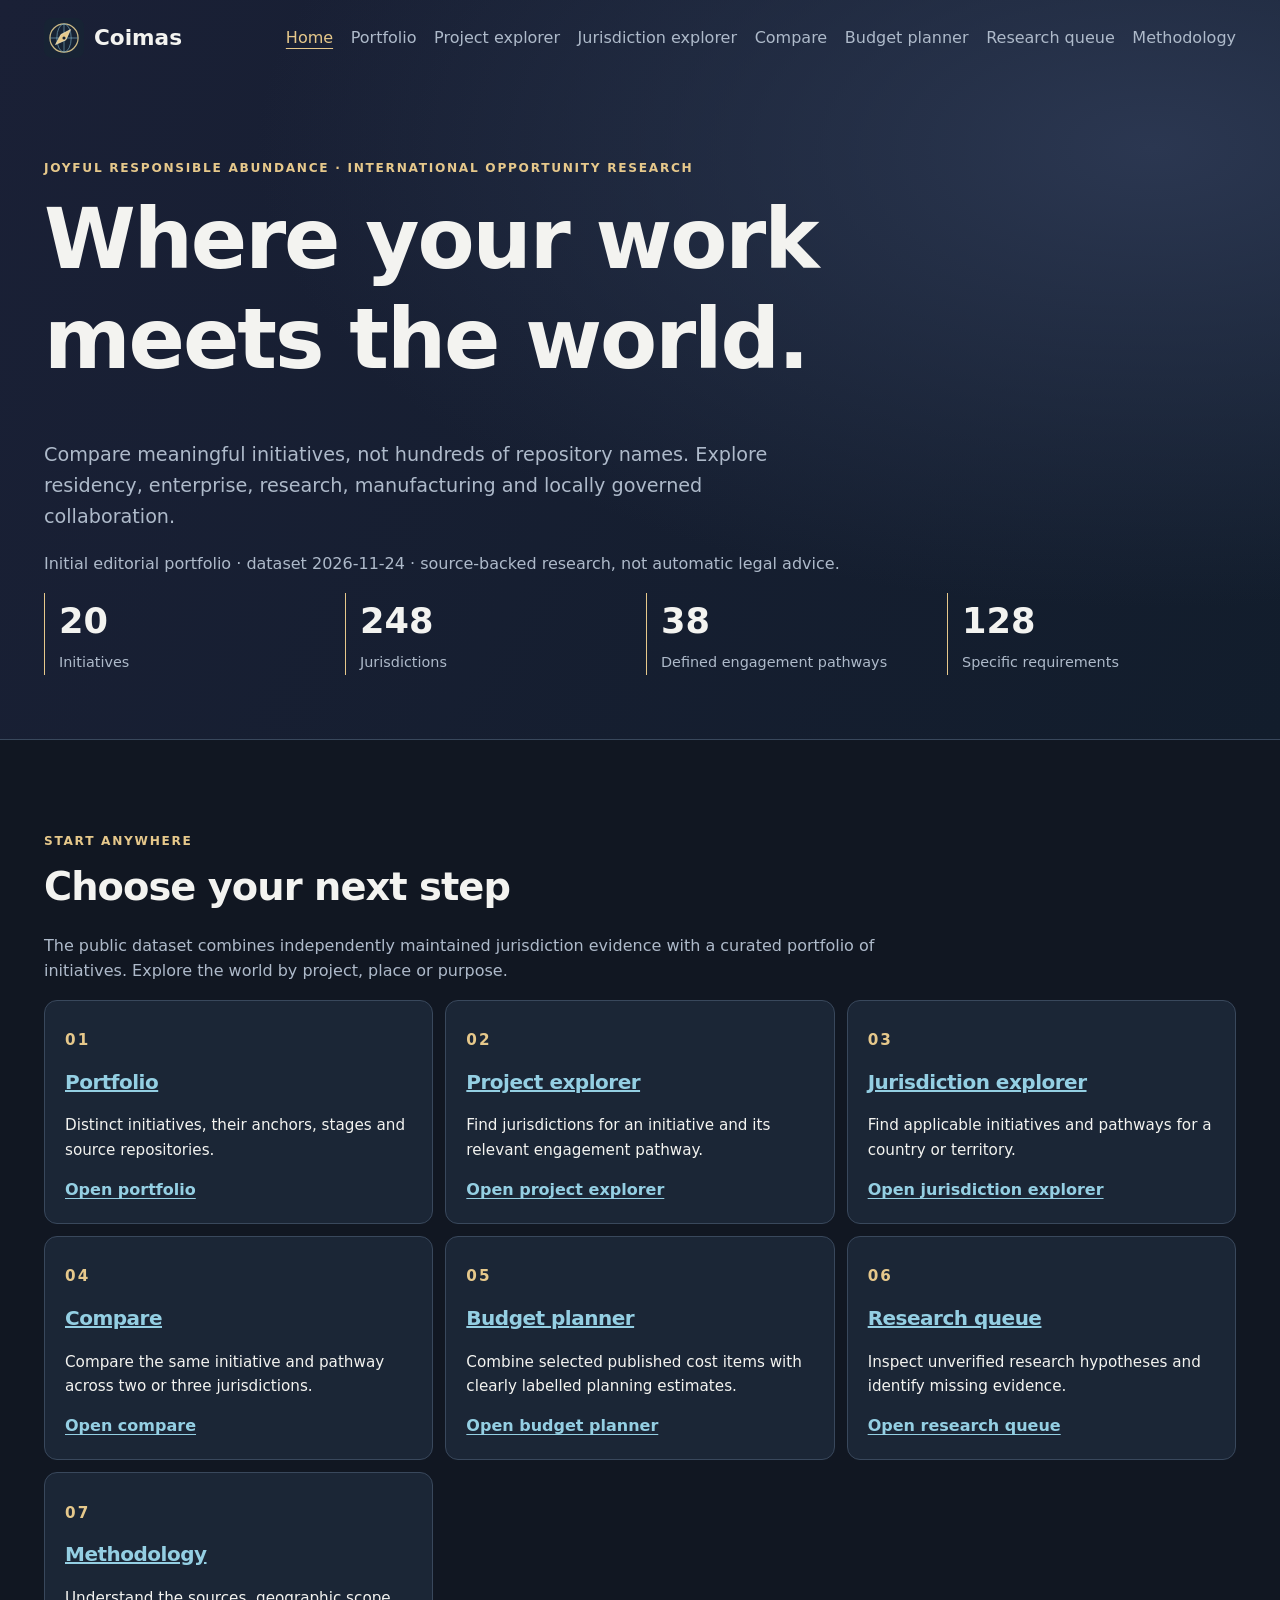
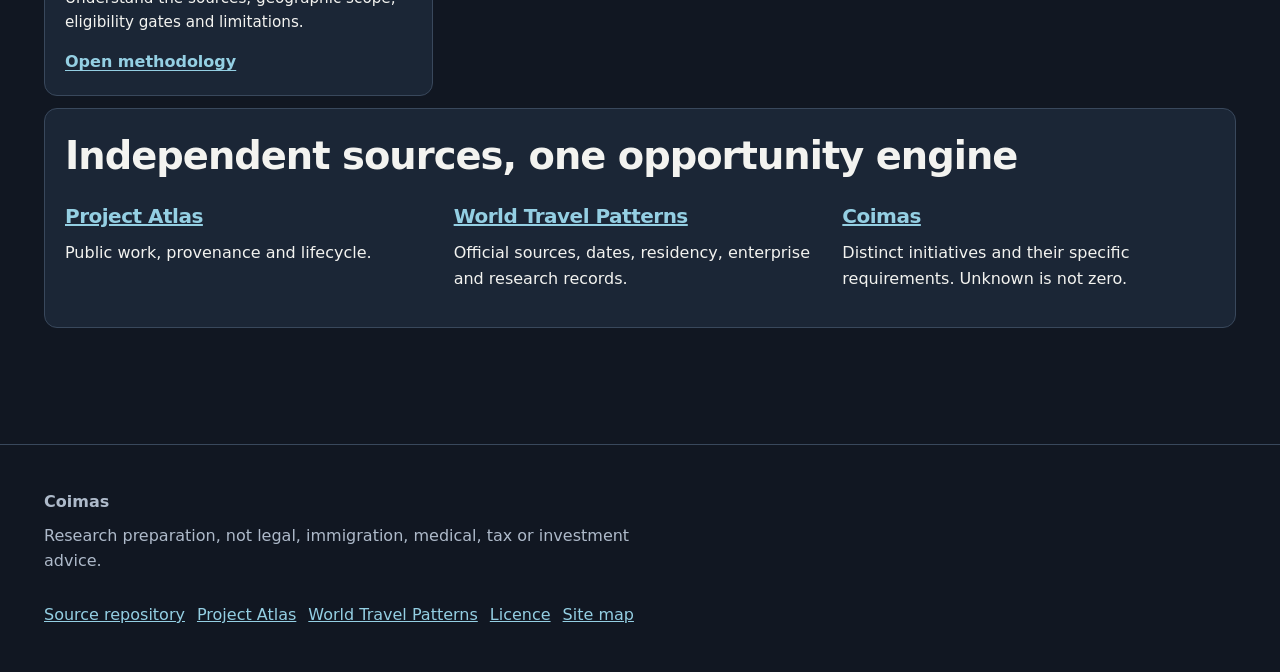
<file: index.html>
<!doctype html>
<html lang="en-AU"><head><meta charset="utf-8"><meta name="viewport" content="width=device-width,initial-scale=1"><meta name="description" content="A short introduction and the main tools."><meta name="theme-color" content="#131b28"><title>Home | Coimas Opportunity Engine</title><link rel="icon" href="favicon.svg" type="image/svg+xml"><link rel="stylesheet" href="styles.css?v=20261124-multipage"></head>
<body data-page="home"><a class="skip" href="#main">Skip to content</a><header><nav aria-label="Main navigation"><a class="brand" href="index.html"><img src="favicon.svg" alt="" width="40" height="40">Coimas</a><a href="index.html" aria-current="page">Home</a><a href="portfolio.html">Portfolio</a><a href="projects.html">Project explorer</a><a href="jurisdictions.html">Jurisdiction explorer</a><a href="compare.html">Compare</a><a href="budget.html">Budget planner</a><a href="research.html">Research queue</a><a href="methodology.html">Methodology</a></nav><div class="hero"><p class="eyebrow">Joyful Responsible Abundance · International opportunity research</p><h1>Where your work<br>meets the world.</h1><p class="intro">Compare meaningful initiatives, not hundreds of repository names. Explore residency, enterprise, research, manufacturing and locally governed collaboration.</p><p id="status" role="status">Loading the public dataset…</p><div class="stats" id="stats"></div></div></header>
<main id="main"><section id="start"><div class="section-title"><p class="eyebrow">Start anywhere</p><h2>Choose your next step</h2><p>The public dataset combines independently maintained jurisdiction evidence with a curated portfolio of initiatives. Explore the world by project, place or purpose.</p></div><div class="cards navigation-cards"><article class="card"><p class="eyebrow">01</p><h3><a href="portfolio.html">Portfolio</a></h3><p>Distinct initiatives, their anchors, stages and source repositories.</p><a class="page-link" href="portfolio.html">Open portfolio</a></article><article class="card"><p class="eyebrow">02</p><h3><a href="projects.html">Project explorer</a></h3><p>Find jurisdictions for an initiative and its relevant engagement pathway.</p><a class="page-link" href="projects.html">Open project explorer</a></article><article class="card"><p class="eyebrow">03</p><h3><a href="jurisdictions.html">Jurisdiction explorer</a></h3><p>Find applicable initiatives and pathways for a country or territory.</p><a class="page-link" href="jurisdictions.html">Open jurisdiction explorer</a></article><article class="card"><p class="eyebrow">04</p><h3><a href="compare.html">Compare</a></h3><p>Compare the same initiative and pathway across two or three jurisdictions.</p><a class="page-link" href="compare.html">Open compare</a></article><article class="card"><p class="eyebrow">05</p><h3><a href="budget.html">Budget planner</a></h3><p>Combine selected published cost items with clearly labelled planning estimates.</p><a class="page-link" href="budget.html">Open budget planner</a></article><article class="card"><p class="eyebrow">06</p><h3><a href="research.html">Research queue</a></h3><p>Inspect unverified research hypotheses and identify missing evidence.</p><a class="page-link" href="research.html">Open research queue</a></article><article class="card"><p class="eyebrow">07</p><h3><a href="methodology.html">Methodology</a></h3><p>Understand the sources, geographic scope, eligibility gates and limitations.</p><a class="page-link" href="methodology.html">Open methodology</a></article></div></section><section class="panel"><h2>Independent sources, one opportunity engine</h2><div class="source-grid"><div><h3><a href="https://auraofintelligence.github.io/project-atlas/">Project Atlas</a></h3><p>Public work, provenance and lifecycle.</p></div><div><h3><a href="https://auraofintelligence.github.io/world-travel-patterns/">World Travel Patterns</a></h3><p>Official sources, dates, residency, enterprise and research records.</p></div><div><h3><a href="methodology.html">Coimas</a></h3><p>Distinct initiatives and their specific requirements. Unknown is not zero.</p></div></div></section></main><footer><div><strong>Coimas</strong><p>Research preparation, not legal, immigration, medical, tax or investment advice.</p></div><nav aria-label="Footer navigation"><a href="https://github.com/auraofintelligence/Coimas-Opportunity-Engine">Source repository</a><a href="https://auraofintelligence.github.io/project-atlas/">Project Atlas</a><a href="https://auraofintelligence.github.io/world-travel-patterns/">World Travel Patterns</a><a href="LICENCE.md">Licence</a><a href="site-map.html">Site map</a></nav></footer><script type="module" src="app.mjs?v=20261124-multipage"></script></body></html>
</file>
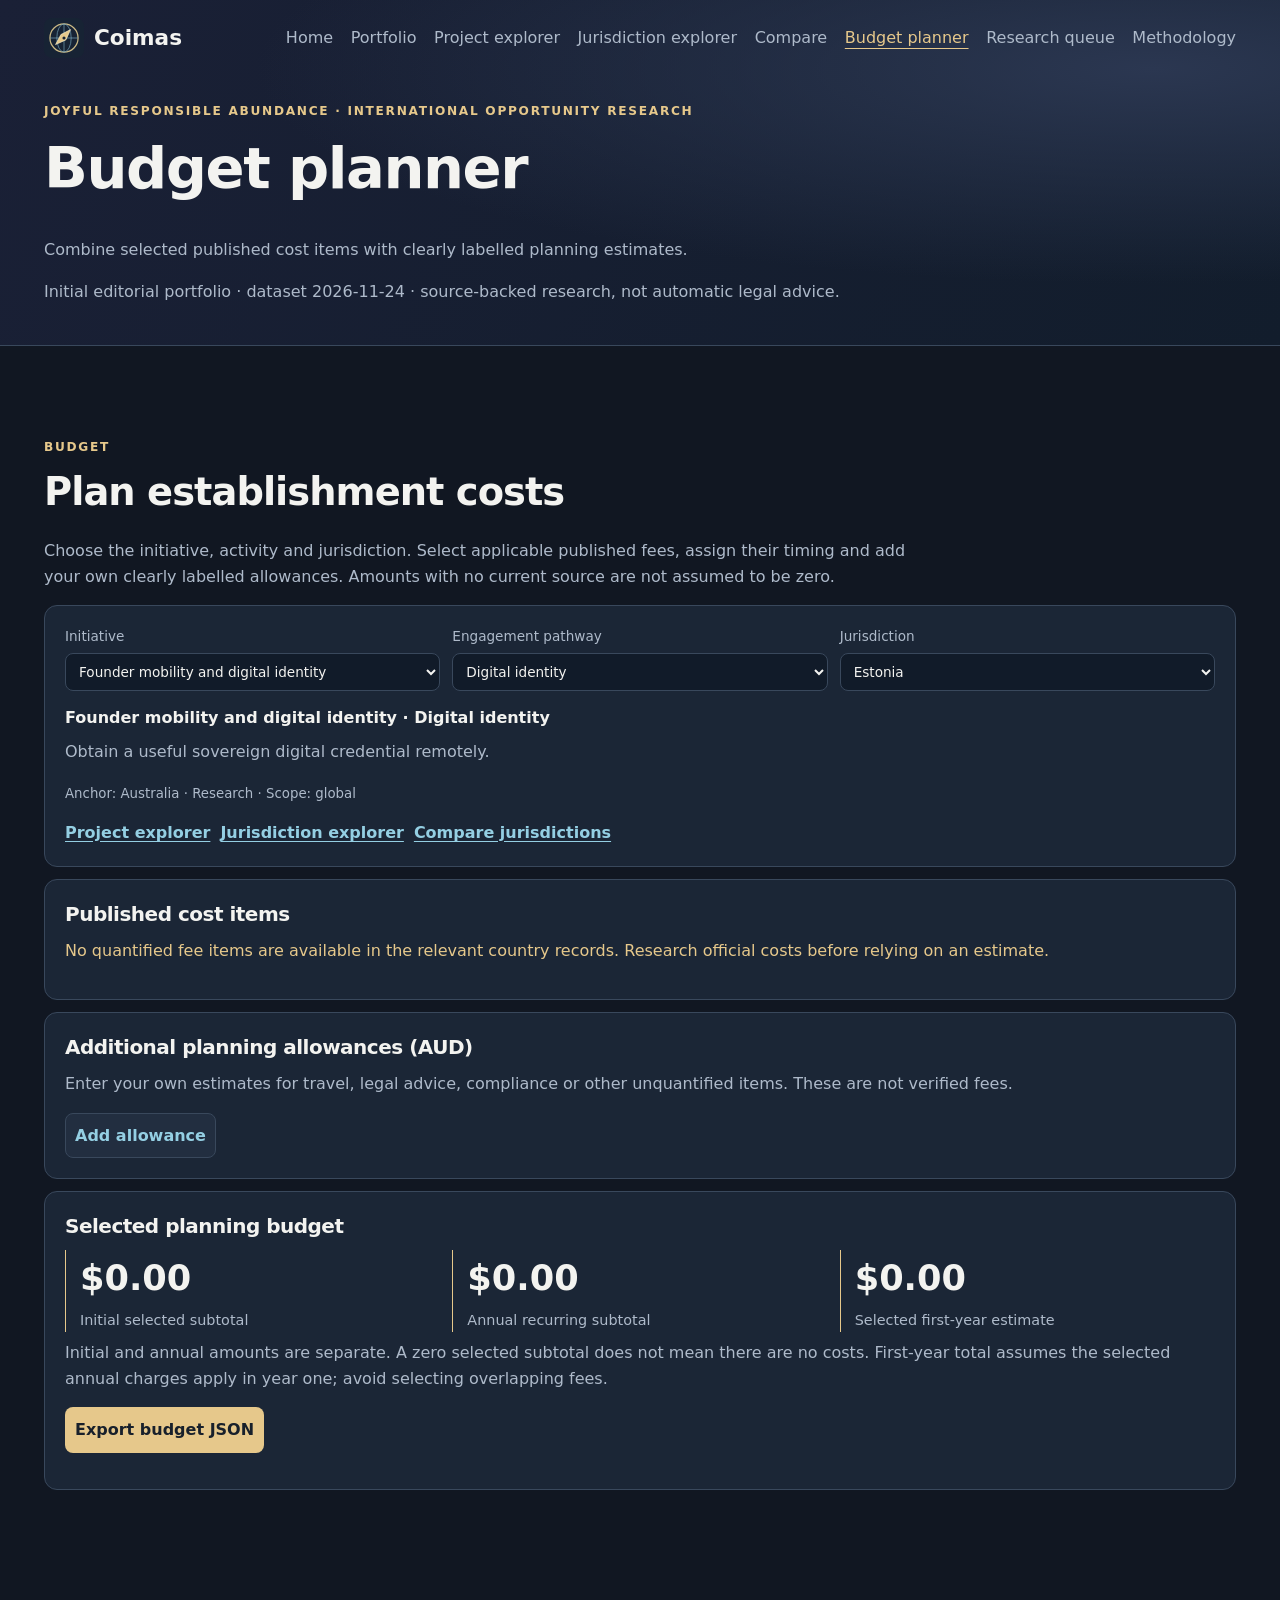
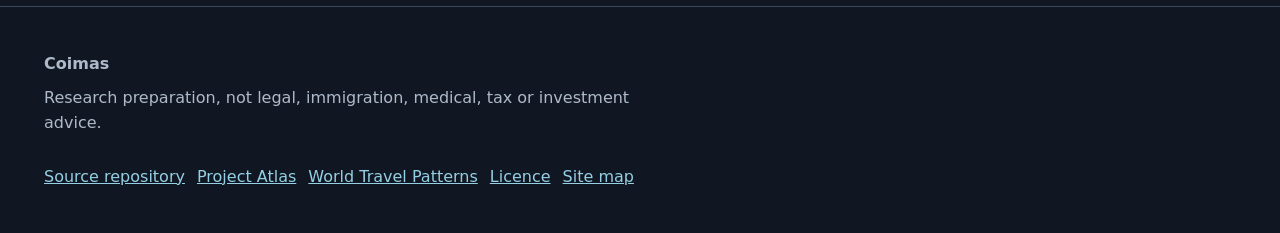
<file: budget.html>
<!doctype html>
<html lang="en-AU"><head><meta charset="utf-8"><meta name="viewport" content="width=device-width,initial-scale=1"><meta name="description" content="Combine selected published cost items with clearly labelled planning estimates."><meta name="theme-color" content="#131b28"><title>Budget planner | Coimas Opportunity Engine</title><link rel="icon" href="favicon.svg" type="image/svg+xml"><link rel="stylesheet" href="styles.css?v=20261124-multipage"></head>
<body data-page="budget"><a class="skip" href="#main">Skip to content</a><header><nav aria-label="Main navigation"><a class="brand" href="index.html"><img src="favicon.svg" alt="" width="40" height="40">Coimas</a><a href="index.html">Home</a><a href="portfolio.html">Portfolio</a><a href="projects.html">Project explorer</a><a href="jurisdictions.html">Jurisdiction explorer</a><a href="compare.html">Compare</a><a href="budget.html" aria-current="page">Budget planner</a><a href="research.html">Research queue</a><a href="methodology.html">Methodology</a></nav><div class="hero hero-compact"><p class="eyebrow">Joyful Responsible Abundance · International opportunity research</p><h1>Budget planner</h1><p class="intro">Combine selected published cost items with clearly labelled planning estimates.</p><p id="status" role="status">Loading the public dataset…</p></div></header>
<main id="main"><section><div class="section-title"><p class="eyebrow">Budget</p><h2>Plan establishment costs</h2><p>Choose the initiative, activity and jurisdiction. Select applicable published fees, assign their timing and add your own clearly labelled allowances. Amounts with no current source are not assumed to be zero.</p></div><div class="panel"><div class="controls"><label>Initiative<select id="project"></select></label><label>Engagement pathway<select id="pathway"></select></label><label>Jurisdiction<select id="place"></select></label></div><div id="purpose" class="purpose"></div><div id="related-workspaces" class="actions"></div></div><div class="panel"><h3>Published cost items</h3><div id="budget-source-items"></div></div><div class="panel"><h3>Additional planning allowances (AUD)</h3><p class="muted">Enter your own estimates for travel, legal advice, compliance or other unquantified items. These are not verified fees.</p><div id="budget-manual"></div><button class="secondary" id="budget-add">Add allowance</button></div><div class="panel"><h3>Selected planning budget</h3><div class="stats" id="budget-totals"></div><p class="muted">Initial and annual amounts are separate. A zero selected subtotal does not mean there are no costs. First-year total assumes the selected annual charges apply in year one; avoid selecting overlapping fees.</p><button id="budget-export">Export budget JSON</button><p id="budget-status" class="muted" role="status"></p></div></section></main><footer><div><strong>Coimas</strong><p>Research preparation, not legal, immigration, medical, tax or investment advice.</p></div><nav aria-label="Footer navigation"><a href="https://github.com/auraofintelligence/Coimas-Opportunity-Engine">Source repository</a><a href="https://auraofintelligence.github.io/project-atlas/">Project Atlas</a><a href="https://auraofintelligence.github.io/world-travel-patterns/">World Travel Patterns</a><a href="LICENCE.md">Licence</a><a href="site-map.html">Site map</a></nav></footer><script type="module" src="app.mjs?v=20261124-multipage"></script></body></html>
</file>
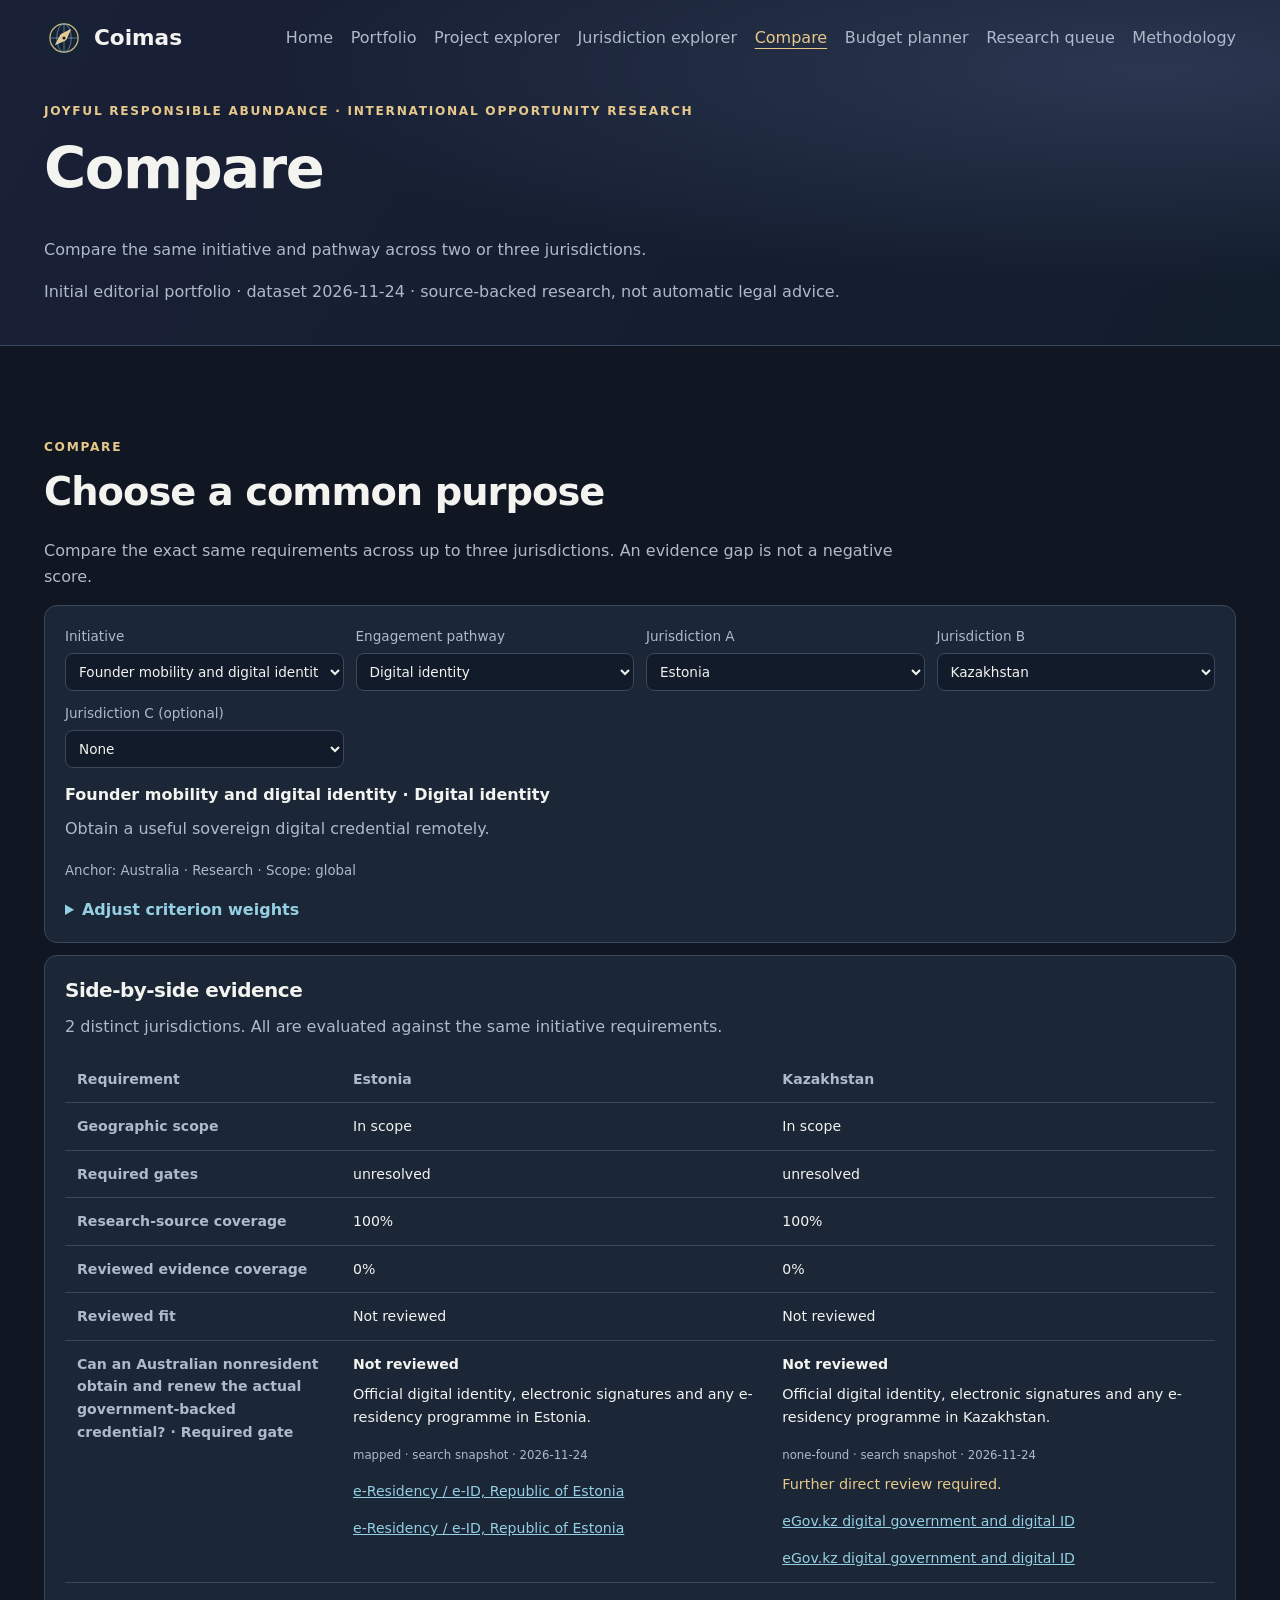
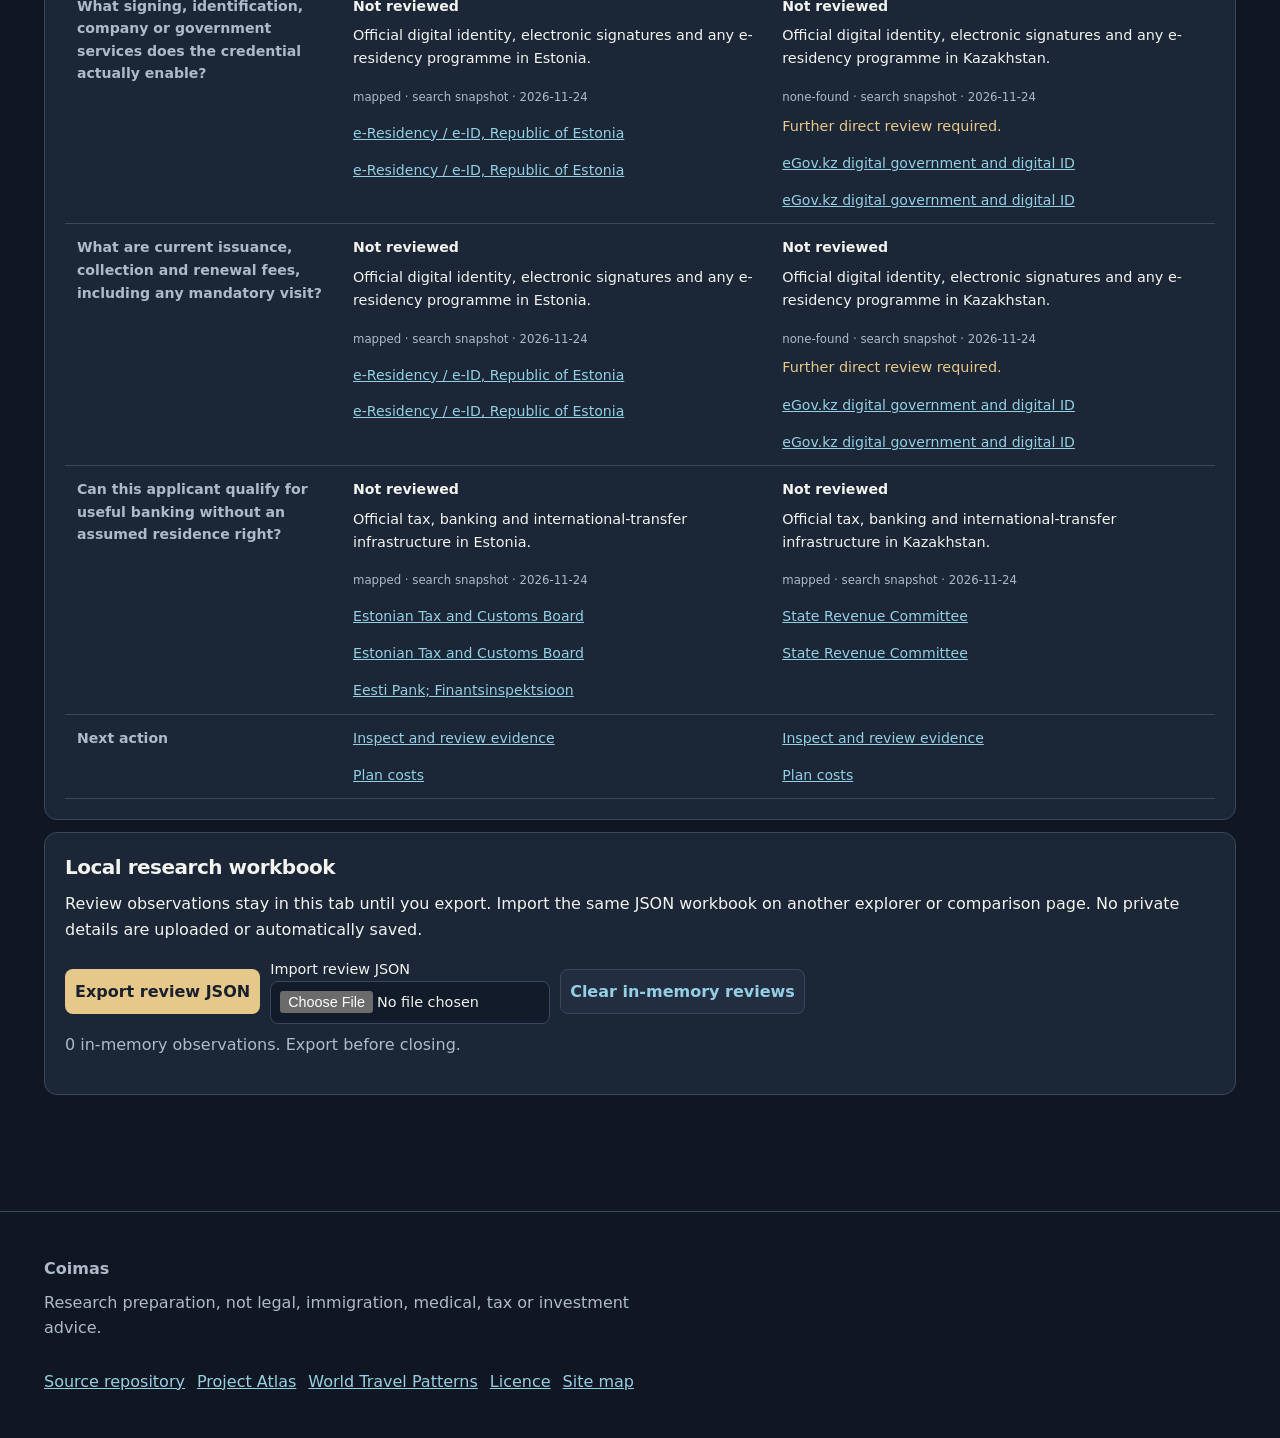
<file: compare.html>
<!doctype html>
<html lang="en-AU"><head><meta charset="utf-8"><meta name="viewport" content="width=device-width,initial-scale=1"><meta name="description" content="Compare the same initiative and pathway across two or three jurisdictions."><meta name="theme-color" content="#131b28"><title>Compare | Coimas Opportunity Engine</title><link rel="icon" href="favicon.svg" type="image/svg+xml"><link rel="stylesheet" href="styles.css?v=20261124-multipage"></head>
<body data-page="compare"><a class="skip" href="#main">Skip to content</a><header><nav aria-label="Main navigation"><a class="brand" href="index.html"><img src="favicon.svg" alt="" width="40" height="40">Coimas</a><a href="index.html">Home</a><a href="portfolio.html">Portfolio</a><a href="projects.html">Project explorer</a><a href="jurisdictions.html">Jurisdiction explorer</a><a href="compare.html" aria-current="page">Compare</a><a href="budget.html">Budget planner</a><a href="research.html">Research queue</a><a href="methodology.html">Methodology</a></nav><div class="hero hero-compact"><p class="eyebrow">Joyful Responsible Abundance · International opportunity research</p><h1>Compare</h1><p class="intro">Compare the same initiative and pathway across two or three jurisdictions.</p><p id="status" role="status">Loading the public dataset…</p></div></header>
<main id="main"><section><div class="section-title"><p class="eyebrow">Compare</p><h2>Choose a common purpose</h2><p>Compare the exact same requirements across up to three jurisdictions. An evidence gap is not a negative score.</p></div><div class="panel"><div class="controls"><label>Initiative<select id="project"></select></label><label>Engagement pathway<select id="pathway"></select></label><label>Jurisdiction A<select id="place"></select></label><label>Jurisdiction B<select id="place-b"></select></label><label>Jurisdiction C (optional)<select id="place-c"></select></label></div><div id="purpose" class="purpose"></div><details><summary>Adjust criterion weights</summary><div class="controls" id="weights"></div></details></div><div class="panel"><h3>Side-by-side evidence</h3><p id="compare-note" class="muted"></p><div class="compare-scroll" id="compare-results"></div></div><div class="panel"><h3>Local research workbook</h3><p>Review observations stay in this tab until you export. Import the same JSON workbook on another explorer or comparison page. No private details are uploaded or automatically saved.</p><div class="actions"><button id="export">Export review JSON</button><label class="file">Import review JSON<input id="import" type="file" accept=".json,application/json"></label><button id="clear" class="secondary">Clear in-memory reviews</button></div><p id="review-status" role="status" class="muted"></p></div></section></main><footer><div><strong>Coimas</strong><p>Research preparation, not legal, immigration, medical, tax or investment advice.</p></div><nav aria-label="Footer navigation"><a href="https://github.com/auraofintelligence/Coimas-Opportunity-Engine">Source repository</a><a href="https://auraofintelligence.github.io/project-atlas/">Project Atlas</a><a href="https://auraofintelligence.github.io/world-travel-patterns/">World Travel Patterns</a><a href="LICENCE.md">Licence</a><a href="site-map.html">Site map</a></nav></footer><script type="module" src="app.mjs?v=20261124-multipage"></script></body></html>
</file>
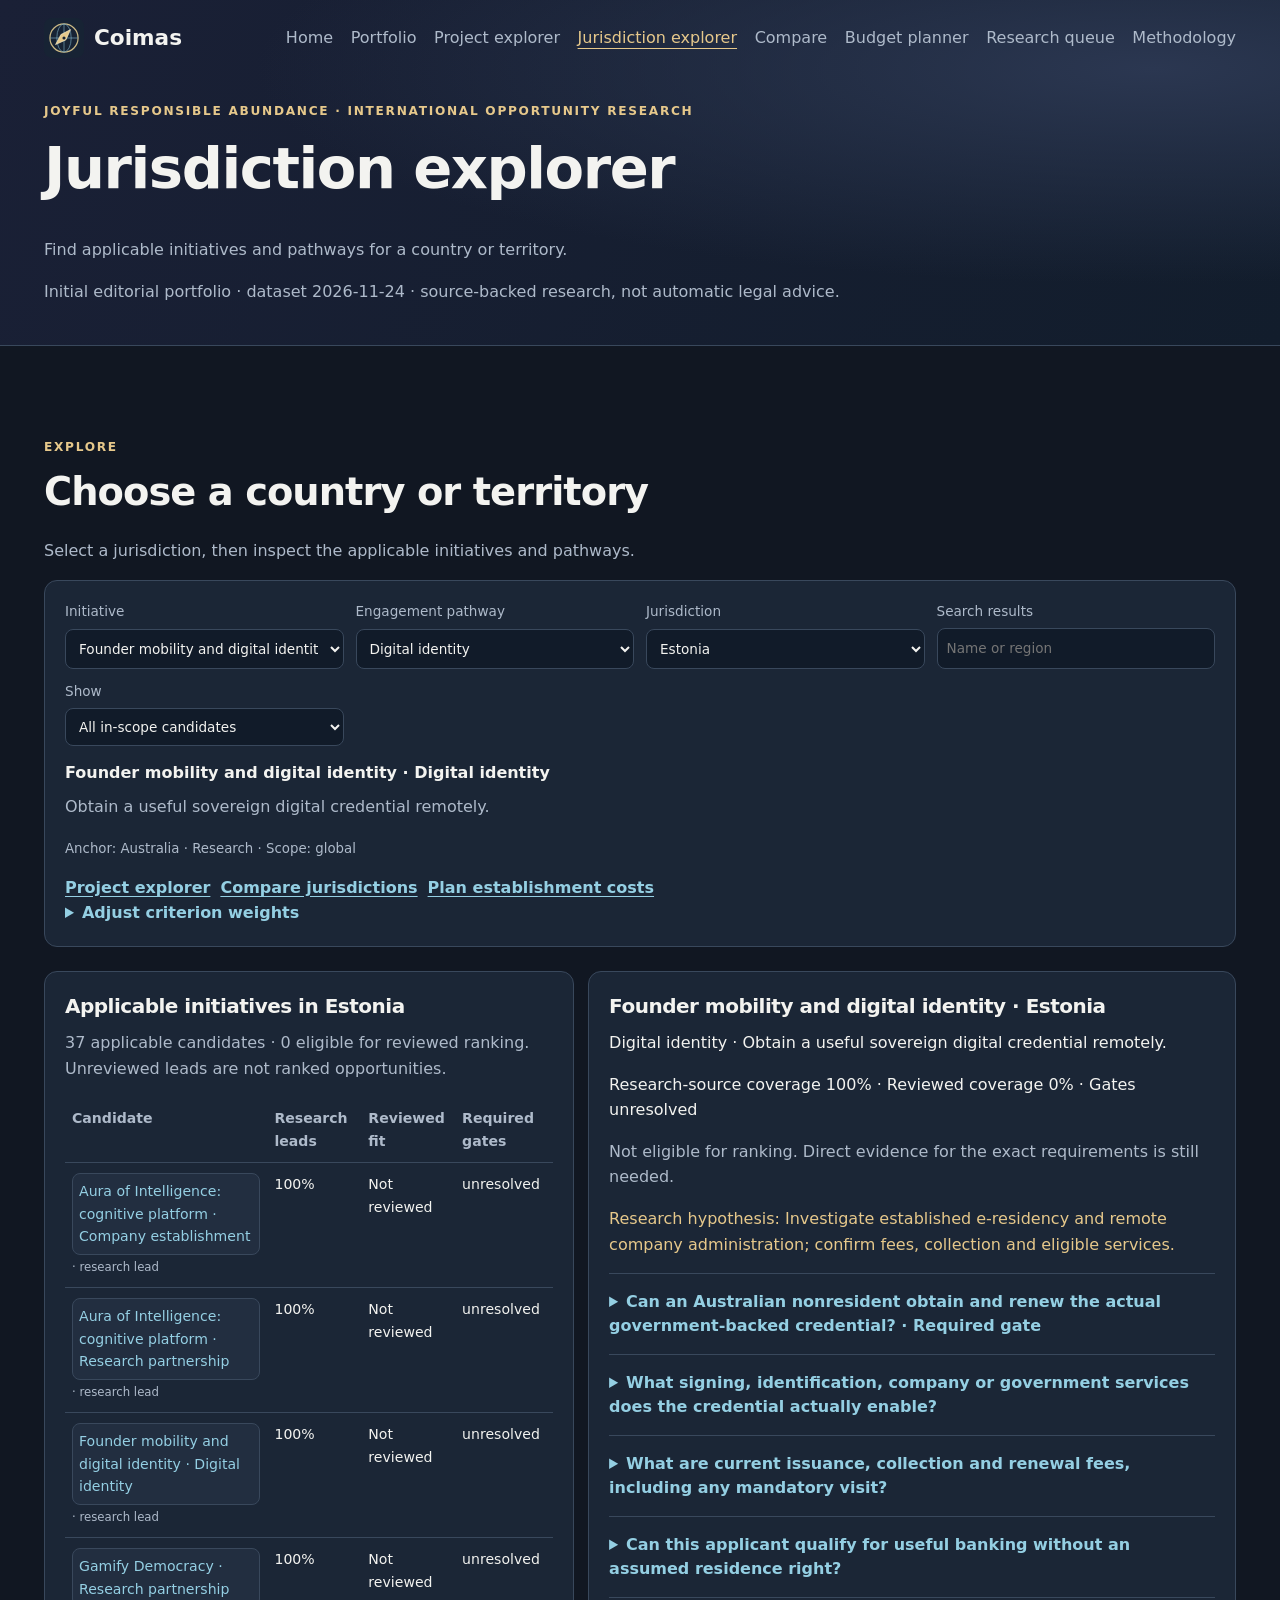
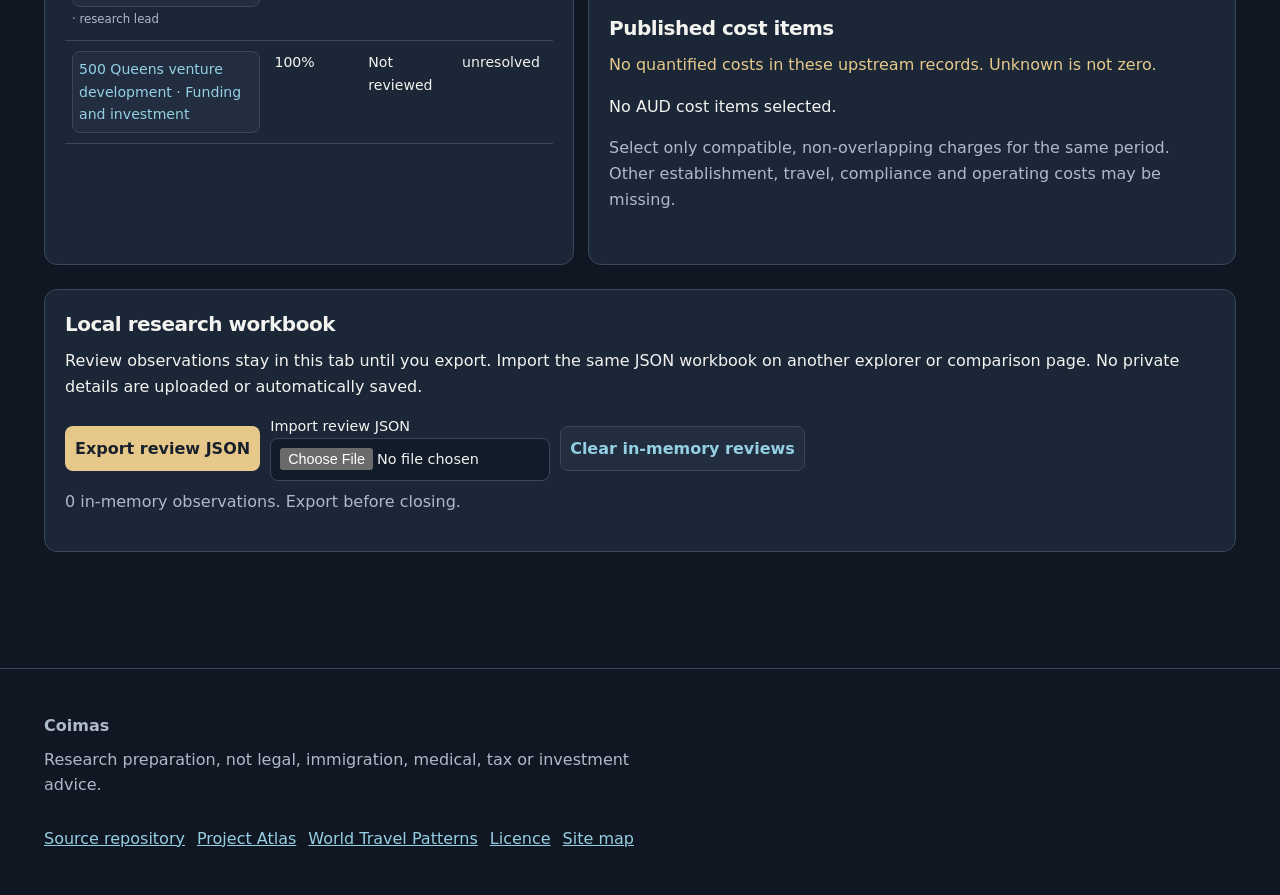
<file: jurisdictions.html>
<!doctype html>
<html lang="en-AU"><head><meta charset="utf-8"><meta name="viewport" content="width=device-width,initial-scale=1"><meta name="description" content="Find applicable initiatives and pathways for a country or territory."><meta name="theme-color" content="#131b28"><title>Jurisdiction explorer | Coimas Opportunity Engine</title><link rel="icon" href="favicon.svg" type="image/svg+xml"><link rel="stylesheet" href="styles.css?v=20261124-multipage"></head>
<body data-page="place"><a class="skip" href="#main">Skip to content</a><header><nav aria-label="Main navigation"><a class="brand" href="index.html"><img src="favicon.svg" alt="" width="40" height="40">Coimas</a><a href="index.html">Home</a><a href="portfolio.html">Portfolio</a><a href="projects.html">Project explorer</a><a href="jurisdictions.html" aria-current="page">Jurisdiction explorer</a><a href="compare.html">Compare</a><a href="budget.html">Budget planner</a><a href="research.html">Research queue</a><a href="methodology.html">Methodology</a></nav><div class="hero hero-compact"><p class="eyebrow">Joyful Responsible Abundance · International opportunity research</p><h1>Jurisdiction explorer</h1><p class="intro">Find applicable initiatives and pathways for a country or territory.</p><p id="status" role="status">Loading the public dataset…</p></div></header>
<main id="main"><section id="explore"><div class="section-title"><p class="eyebrow">Explore</p><h2>Choose a country or territory</h2><p>Select a jurisdiction, then inspect the applicable initiatives and pathways.</p></div>
<div class="panel"><div class="controls"><input type="hidden" id="direction" value="place"><label>Initiative<select id="project"></select></label><label>Engagement pathway<select id="pathway"></select></label><label>Jurisdiction<select id="place"></select></label><label>Search results<input id="filter" type="search" placeholder="Name or region"></label><label>Show<select id="display"><option value="all">All in-scope candidates</option><option value="leads">Editorial research leads</option><option value="ranked">Reviewed &amp; rankable</option><option value="gaps">Unresolved research</option></select></label></div><div id="purpose" class="purpose"></div><div id="related-workspaces" class="actions"></div><details><summary>Adjust criterion weights</summary><p>Required gates cannot be disabled. Weights affect reviewed fit, not legal eligibility.</p><div class="controls" id="weights"></div></details></div>
<div class="split explorer-layout"><div class="panel"><h3 id="results-heading">Candidates</h3><p id="result-note" class="muted"></p><div class="table-scroll"><table><thead><tr><th scope="col">Candidate</th><th scope="col">Research leads</th><th scope="col">Reviewed fit</th><th scope="col">Required gates</th></tr></thead><tbody id="results"></tbody></table></div></div><div class="panel" id="evidence-panel"><h3 id="detail-title">Evidence and requirements</h3><div id="details"></div></div></div>
<div class="panel"><h3>Local research workbook</h3><p>Review observations stay in this tab until you export. Import the same JSON workbook on another explorer or comparison page. No private details are uploaded or automatically saved.</p><div class="actions"><button id="export">Export review JSON</button><label class="file">Import review JSON<input id="import" type="file" accept=".json,application/json"></label><button id="clear" class="secondary">Clear in-memory reviews</button></div><p id="review-status" role="status" class="muted"></p></div></section></main><footer><div><strong>Coimas</strong><p>Research preparation, not legal, immigration, medical, tax or investment advice.</p></div><nav aria-label="Footer navigation"><a href="https://github.com/auraofintelligence/Coimas-Opportunity-Engine">Source repository</a><a href="https://auraofintelligence.github.io/project-atlas/">Project Atlas</a><a href="https://auraofintelligence.github.io/world-travel-patterns/">World Travel Patterns</a><a href="LICENCE.md">Licence</a><a href="site-map.html">Site map</a></nav></footer><script type="module" src="app.mjs?v=20261124-multipage"></script></body></html>
</file>
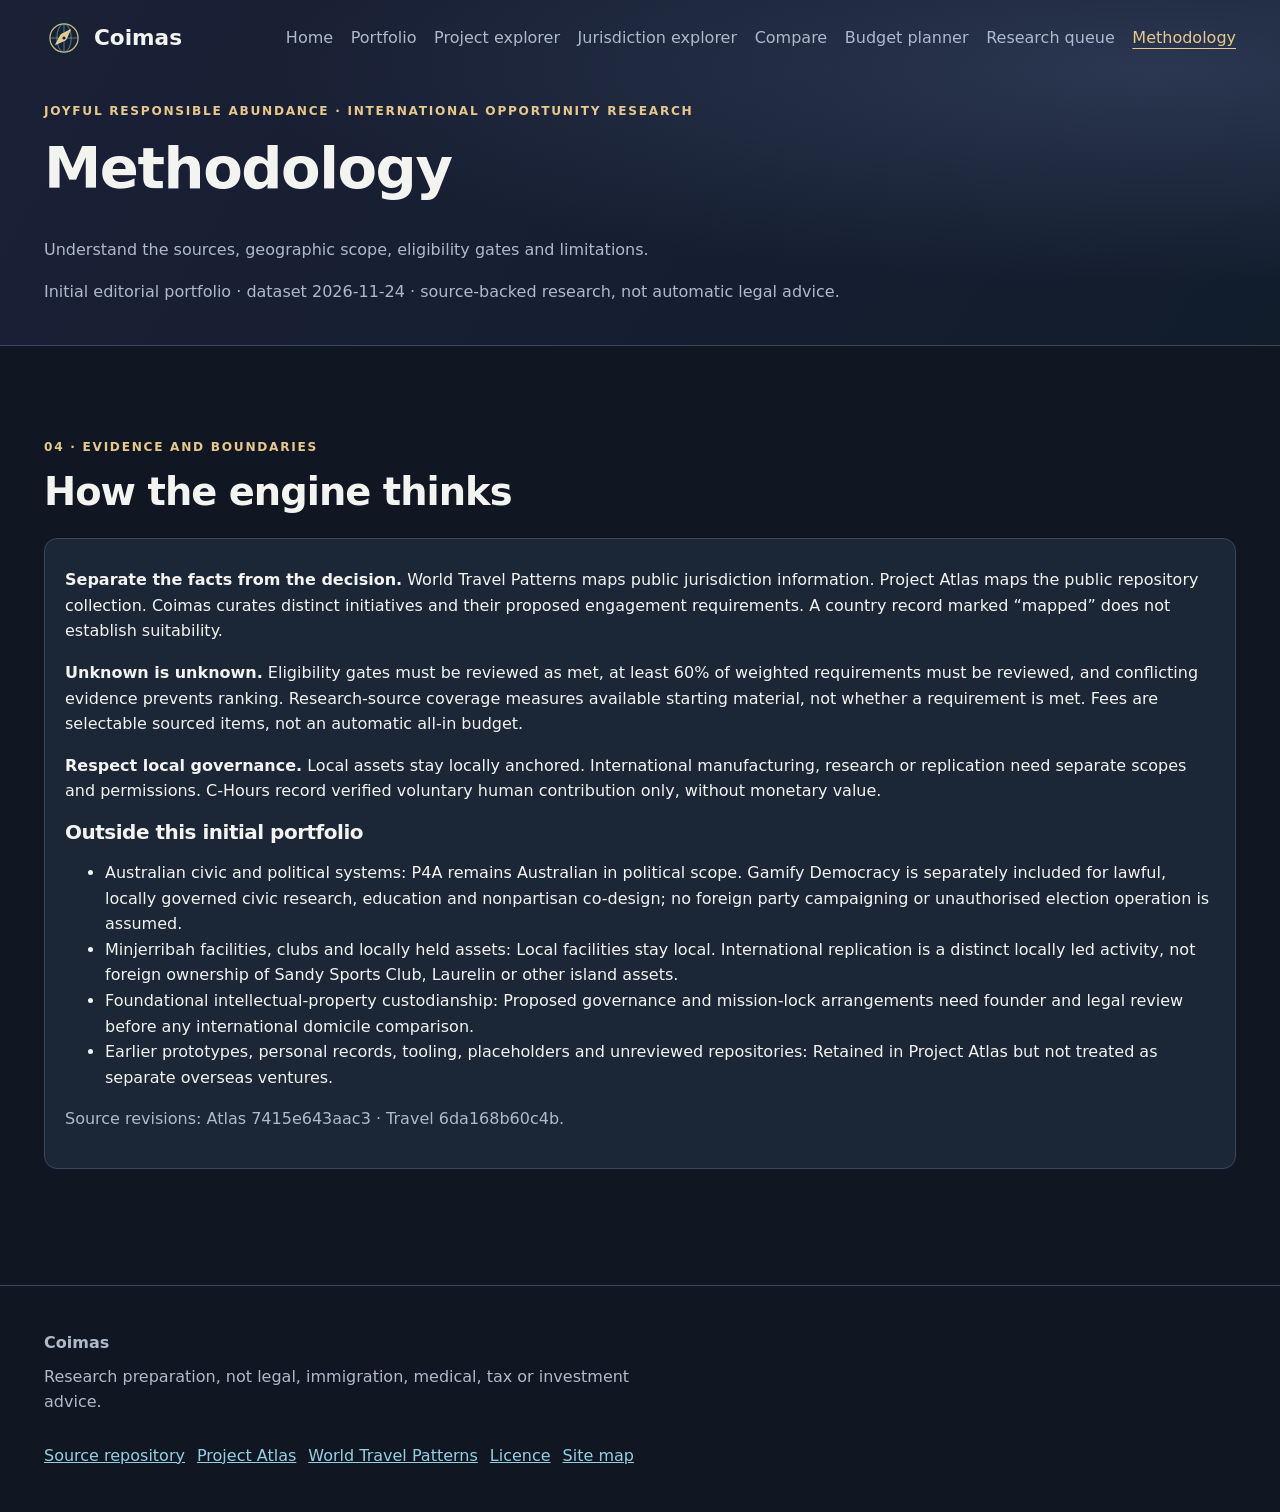
<file: methodology.html>
<!doctype html>
<html lang="en-AU"><head><meta charset="utf-8"><meta name="viewport" content="width=device-width,initial-scale=1"><meta name="description" content="Understand the sources, geographic scope, eligibility gates and limitations."><meta name="theme-color" content="#131b28"><title>Methodology | Coimas Opportunity Engine</title><link rel="icon" href="favicon.svg" type="image/svg+xml"><link rel="stylesheet" href="styles.css?v=20261124-multipage"></head>
<body data-page="methodology"><a class="skip" href="#main">Skip to content</a><header><nav aria-label="Main navigation"><a class="brand" href="index.html"><img src="favicon.svg" alt="" width="40" height="40">Coimas</a><a href="index.html">Home</a><a href="portfolio.html">Portfolio</a><a href="projects.html">Project explorer</a><a href="jurisdictions.html">Jurisdiction explorer</a><a href="compare.html">Compare</a><a href="budget.html">Budget planner</a><a href="research.html">Research queue</a><a href="methodology.html" aria-current="page">Methodology</a></nav><div class="hero hero-compact"><p class="eyebrow">Joyful Responsible Abundance · International opportunity research</p><h1>Methodology</h1><p class="intro">Understand the sources, geographic scope, eligibility gates and limitations.</p><p id="status" role="status">Loading the public dataset…</p></div></header>
<main id="main"><section id="method"><div class="section-title"><p class="eyebrow">04 · Evidence and boundaries</p><h2>How the engine thinks</h2></div><div class="panel"><p><strong>Separate the facts from the decision.</strong> World Travel Patterns maps public jurisdiction information. Project Atlas maps the public repository collection. Coimas curates distinct initiatives and their proposed engagement requirements. A country record marked “mapped” does not establish suitability.</p><p><strong>Unknown is unknown.</strong> Eligibility gates must be reviewed as met, at least 60% of weighted requirements must be reviewed, and conflicting evidence prevents ranking. Research-source coverage measures available starting material, not whether a requirement is met. Fees are selectable sourced items, not an automatic all-in budget.</p><p><strong>Respect local governance.</strong> Local assets stay locally anchored. International manufacturing, research or replication need separate scopes and permissions. C-Hours record verified voluntary human contribution only, without monetary value.</p><h3>Outside this initial portfolio</h3><div id="withheld"></div><p id="versions" class="muted"></p></div></section></main><footer><div><strong>Coimas</strong><p>Research preparation, not legal, immigration, medical, tax or investment advice.</p></div><nav aria-label="Footer navigation"><a href="https://github.com/auraofintelligence/Coimas-Opportunity-Engine">Source repository</a><a href="https://auraofintelligence.github.io/project-atlas/">Project Atlas</a><a href="https://auraofintelligence.github.io/world-travel-patterns/">World Travel Patterns</a><a href="LICENCE.md">Licence</a><a href="site-map.html">Site map</a></nav></footer><script type="module" src="app.mjs?v=20261124-multipage"></script></body></html>
</file>
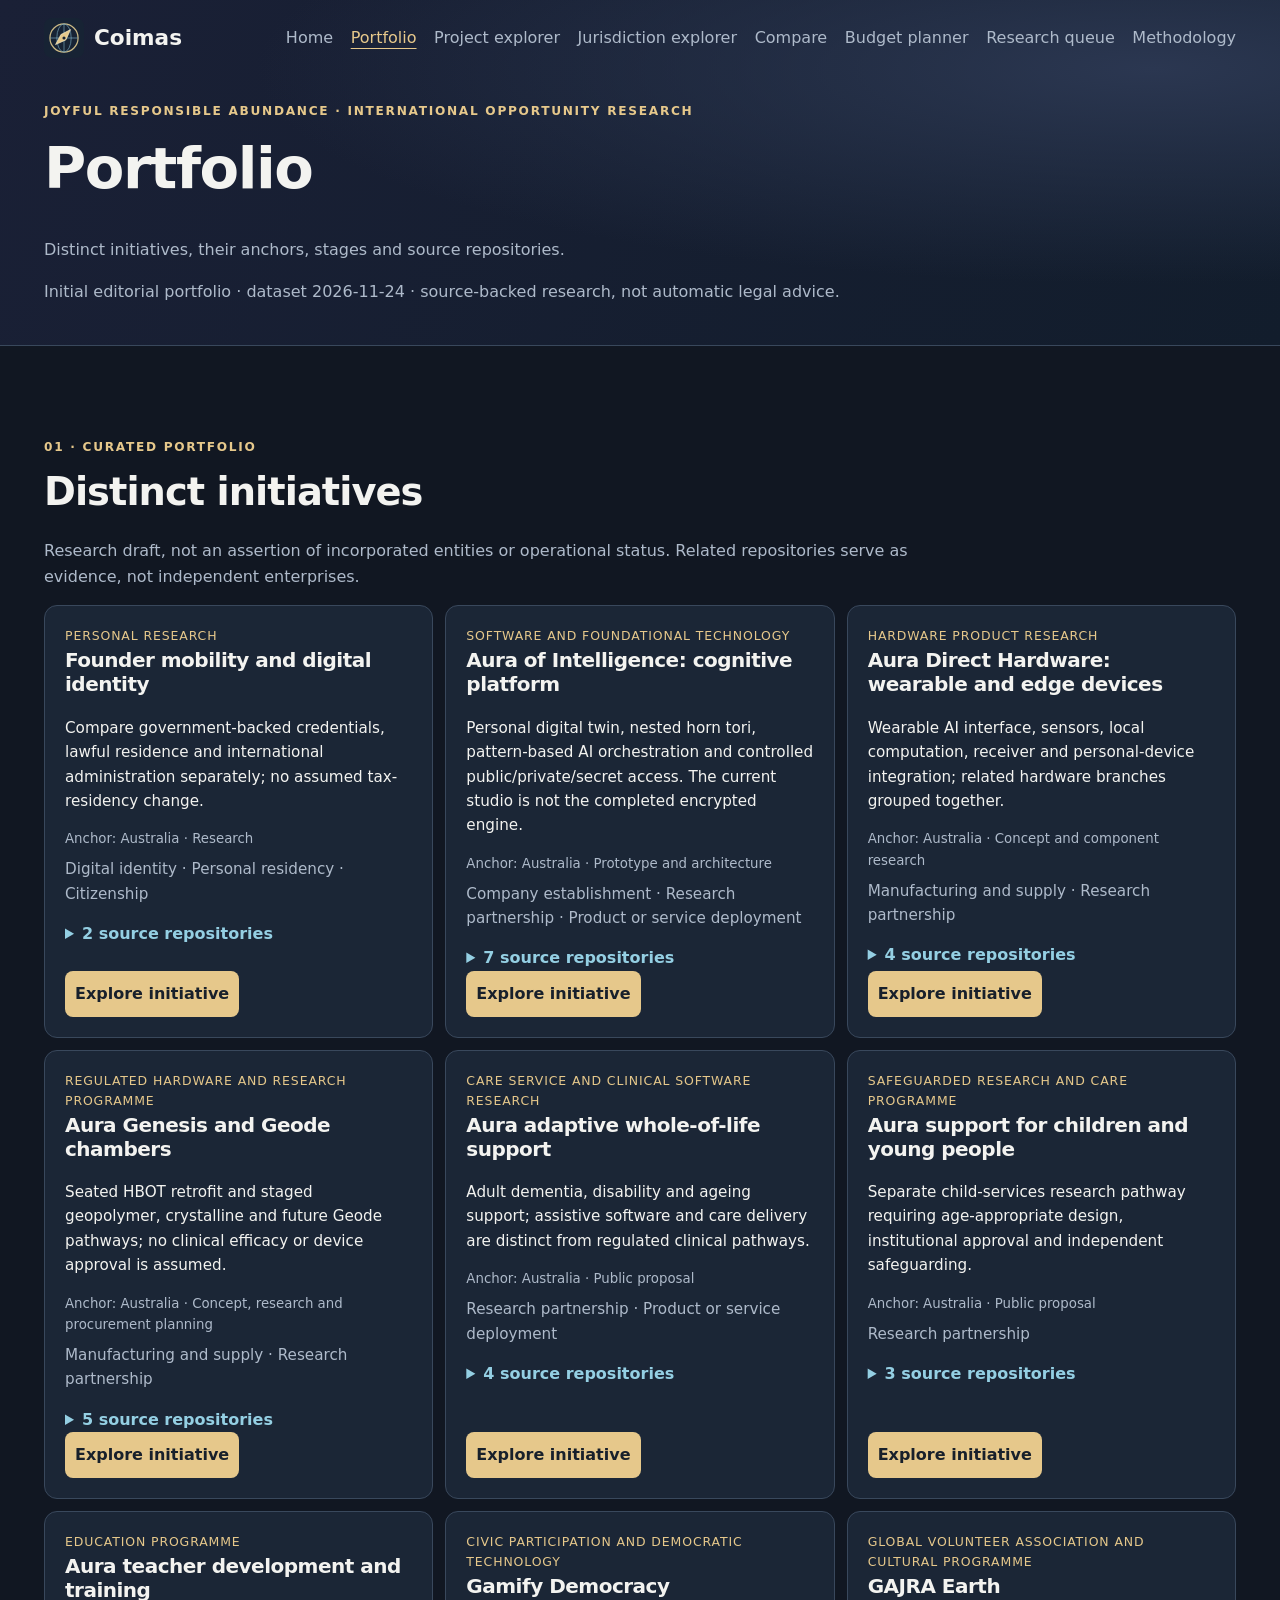
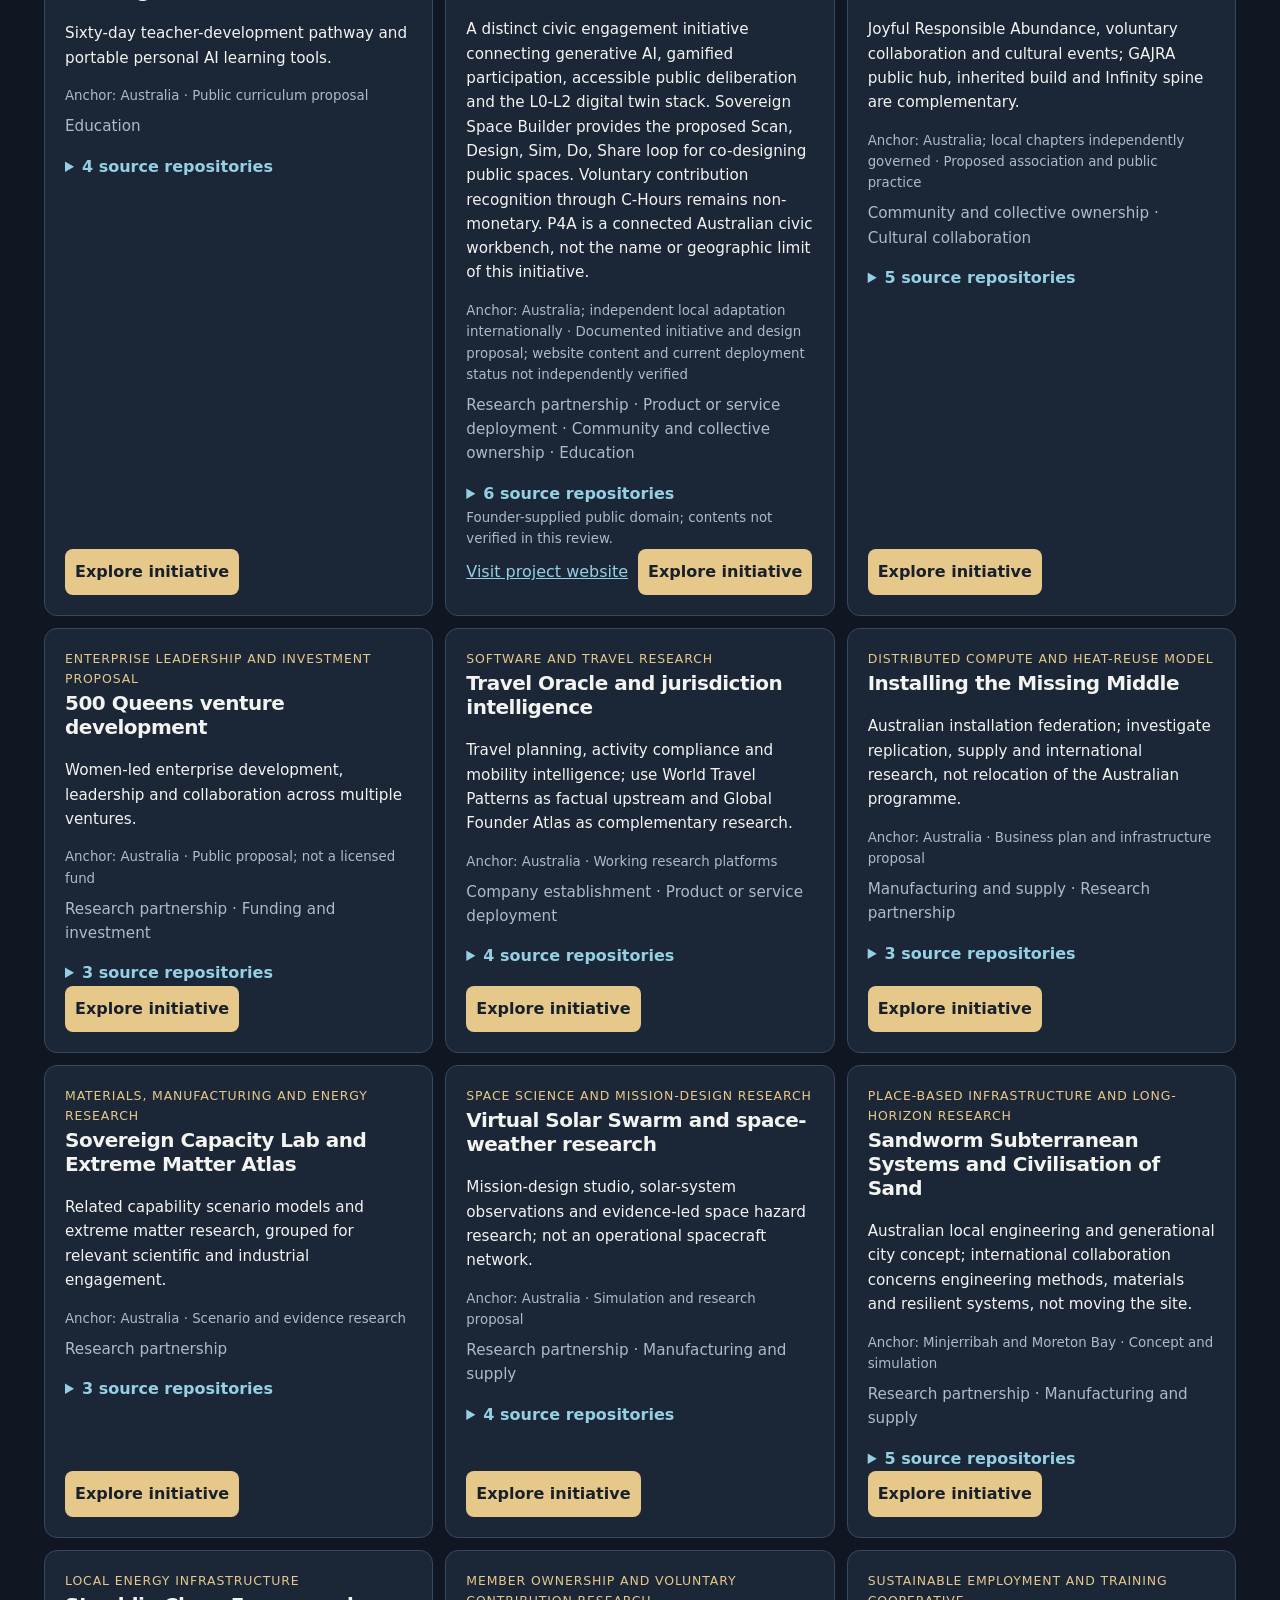
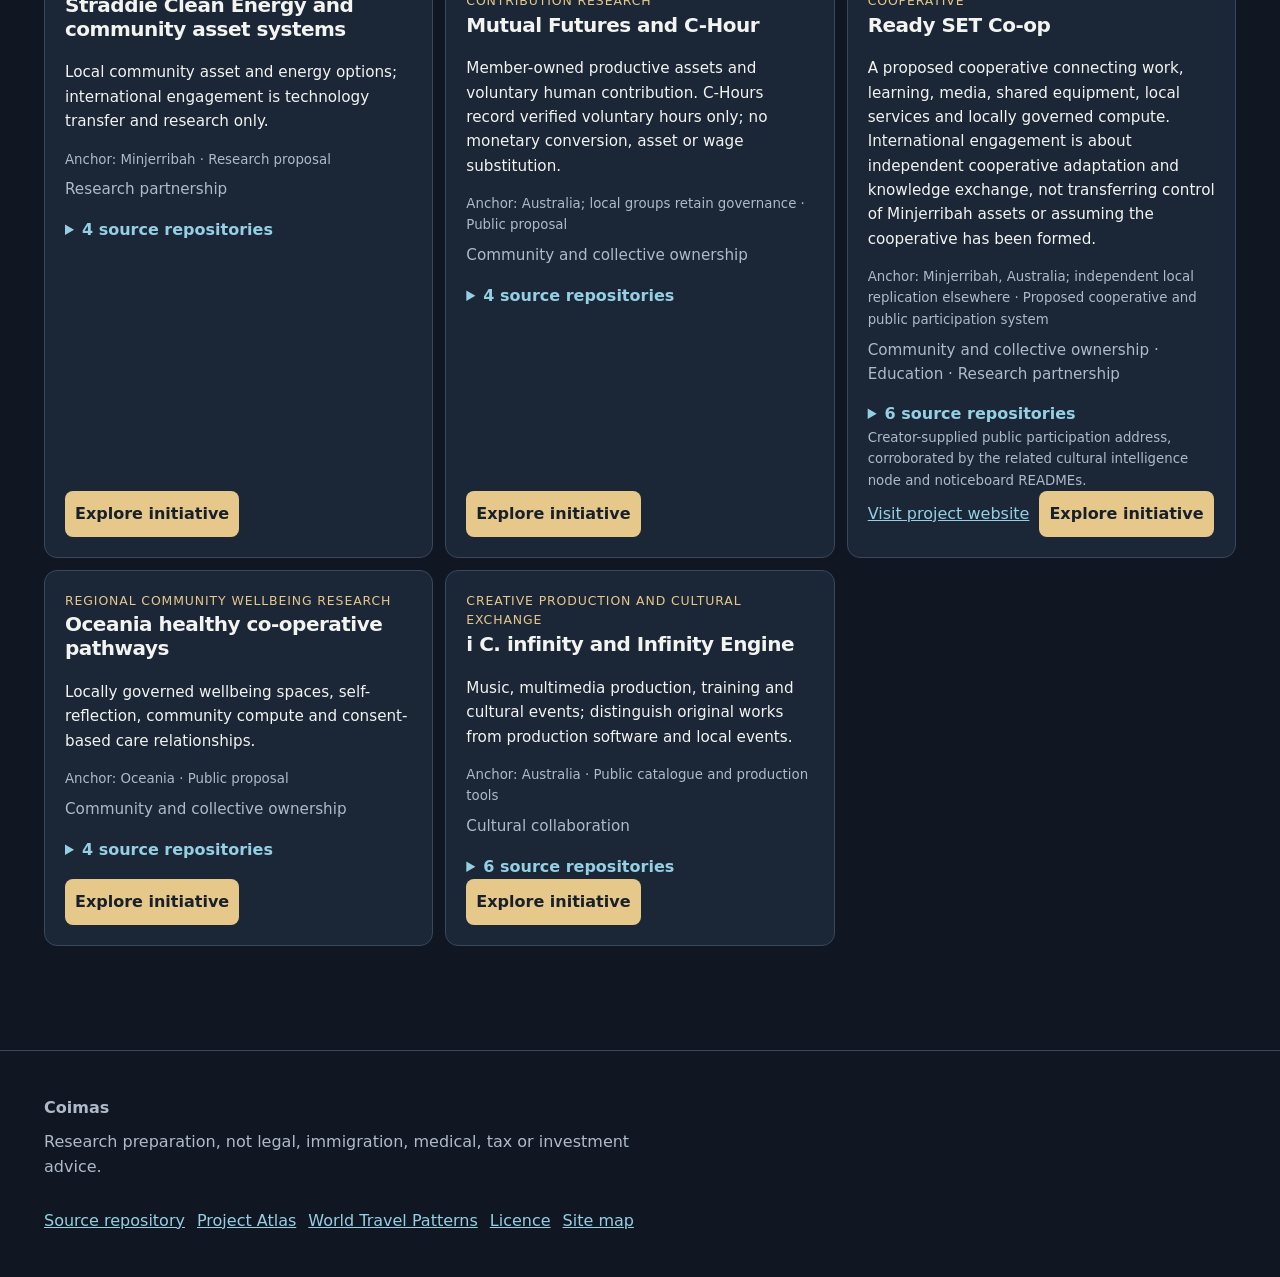
<file: portfolio.html>
<!doctype html>
<html lang="en-AU"><head><meta charset="utf-8"><meta name="viewport" content="width=device-width,initial-scale=1"><meta name="description" content="Distinct initiatives, their anchors, stages and source repositories."><meta name="theme-color" content="#131b28"><title>Portfolio | Coimas Opportunity Engine</title><link rel="icon" href="favicon.svg" type="image/svg+xml"><link rel="stylesheet" href="styles.css?v=20261124-multipage"></head>
<body data-page="portfolio"><a class="skip" href="#main">Skip to content</a><header><nav aria-label="Main navigation"><a class="brand" href="index.html"><img src="favicon.svg" alt="" width="40" height="40">Coimas</a><a href="index.html">Home</a><a href="portfolio.html" aria-current="page">Portfolio</a><a href="projects.html">Project explorer</a><a href="jurisdictions.html">Jurisdiction explorer</a><a href="compare.html">Compare</a><a href="budget.html">Budget planner</a><a href="research.html">Research queue</a><a href="methodology.html">Methodology</a></nav><div class="hero hero-compact"><p class="eyebrow">Joyful Responsible Abundance · International opportunity research</p><h1>Portfolio</h1><p class="intro">Distinct initiatives, their anchors, stages and source repositories.</p><p id="status" role="status">Loading the public dataset…</p></div></header>
<main id="main"><section id="portfolio"><div class="section-title"><p class="eyebrow">01 · Curated portfolio</p><h2>Distinct initiatives</h2><p>Research draft, not an assertion of incorporated entities or operational status. Related repositories serve as evidence, not independent enterprises.</p></div><div id="project-cards" class="cards"></div></section></main><footer><div><strong>Coimas</strong><p>Research preparation, not legal, immigration, medical, tax or investment advice.</p></div><nav aria-label="Footer navigation"><a href="https://github.com/auraofintelligence/Coimas-Opportunity-Engine">Source repository</a><a href="https://auraofintelligence.github.io/project-atlas/">Project Atlas</a><a href="https://auraofintelligence.github.io/world-travel-patterns/">World Travel Patterns</a><a href="LICENCE.md">Licence</a><a href="site-map.html">Site map</a></nav></footer><script type="module" src="app.mjs?v=20261124-multipage"></script></body></html>
</file>
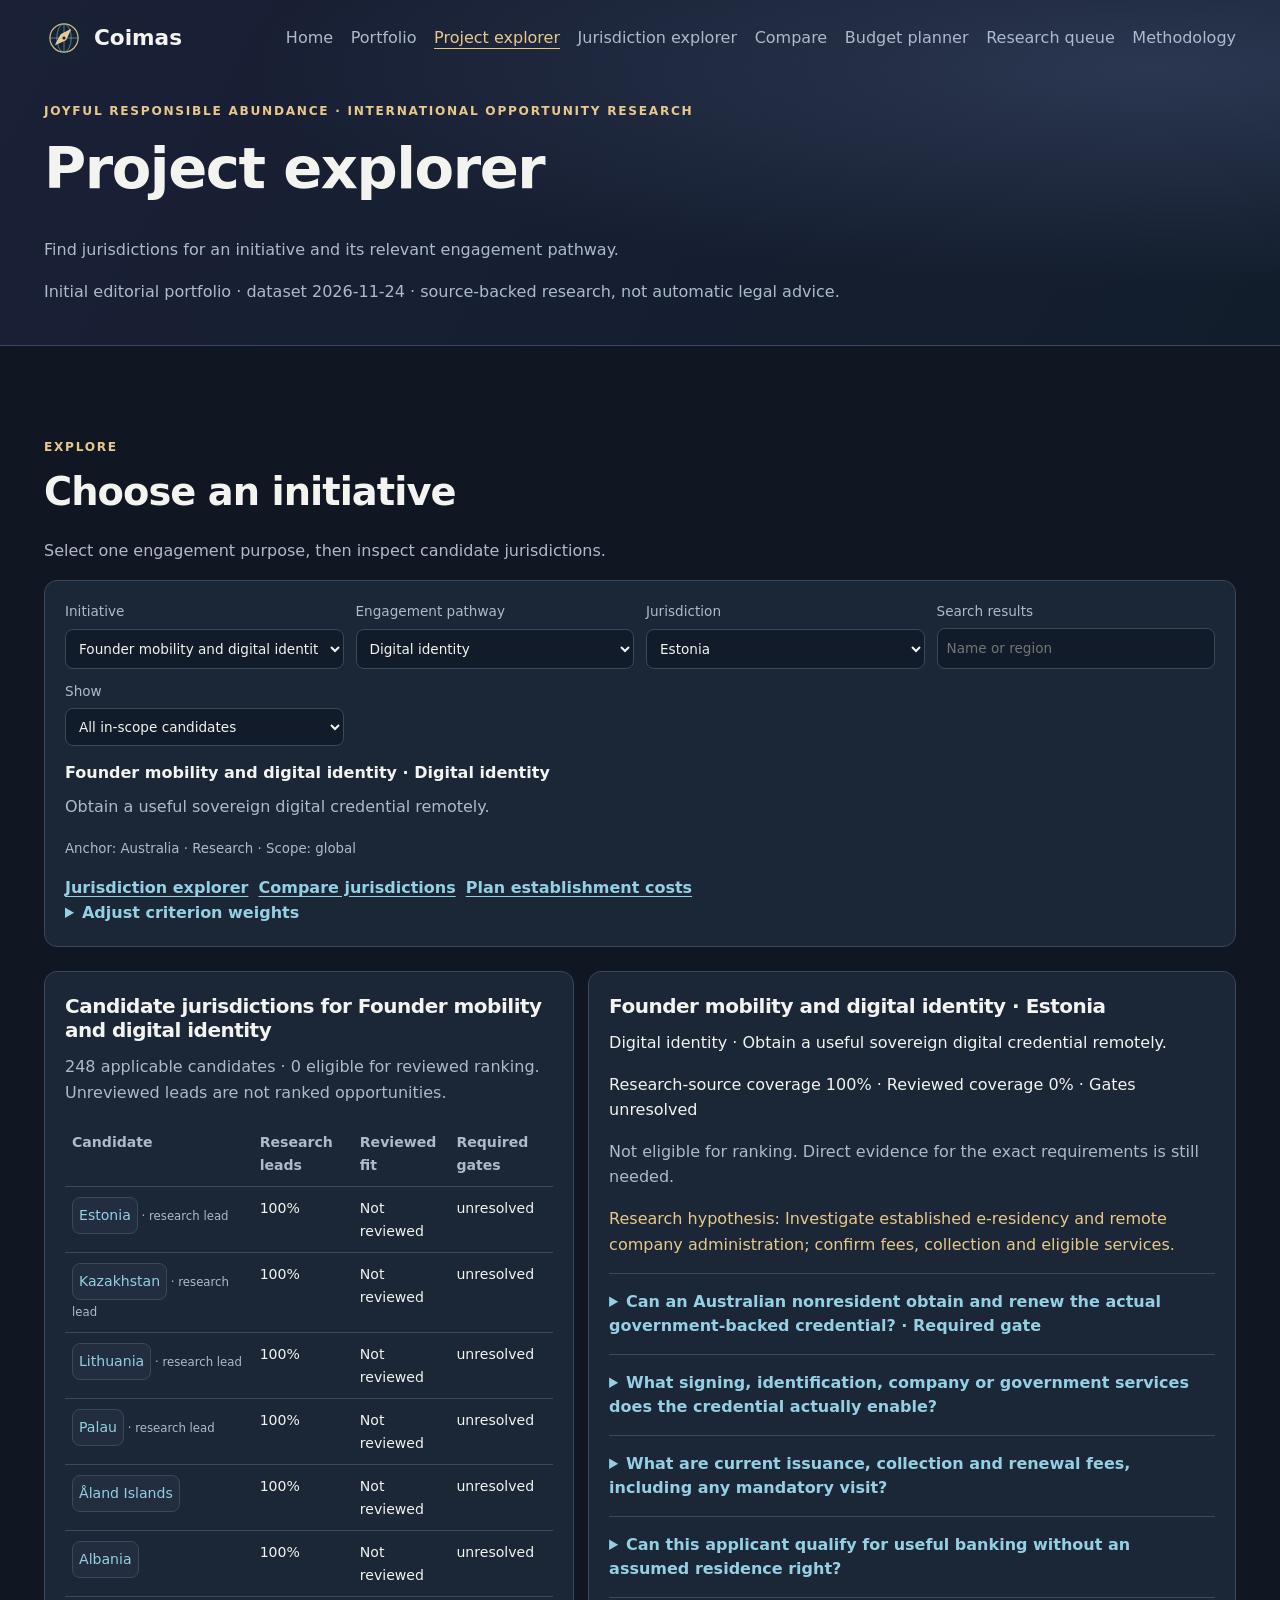
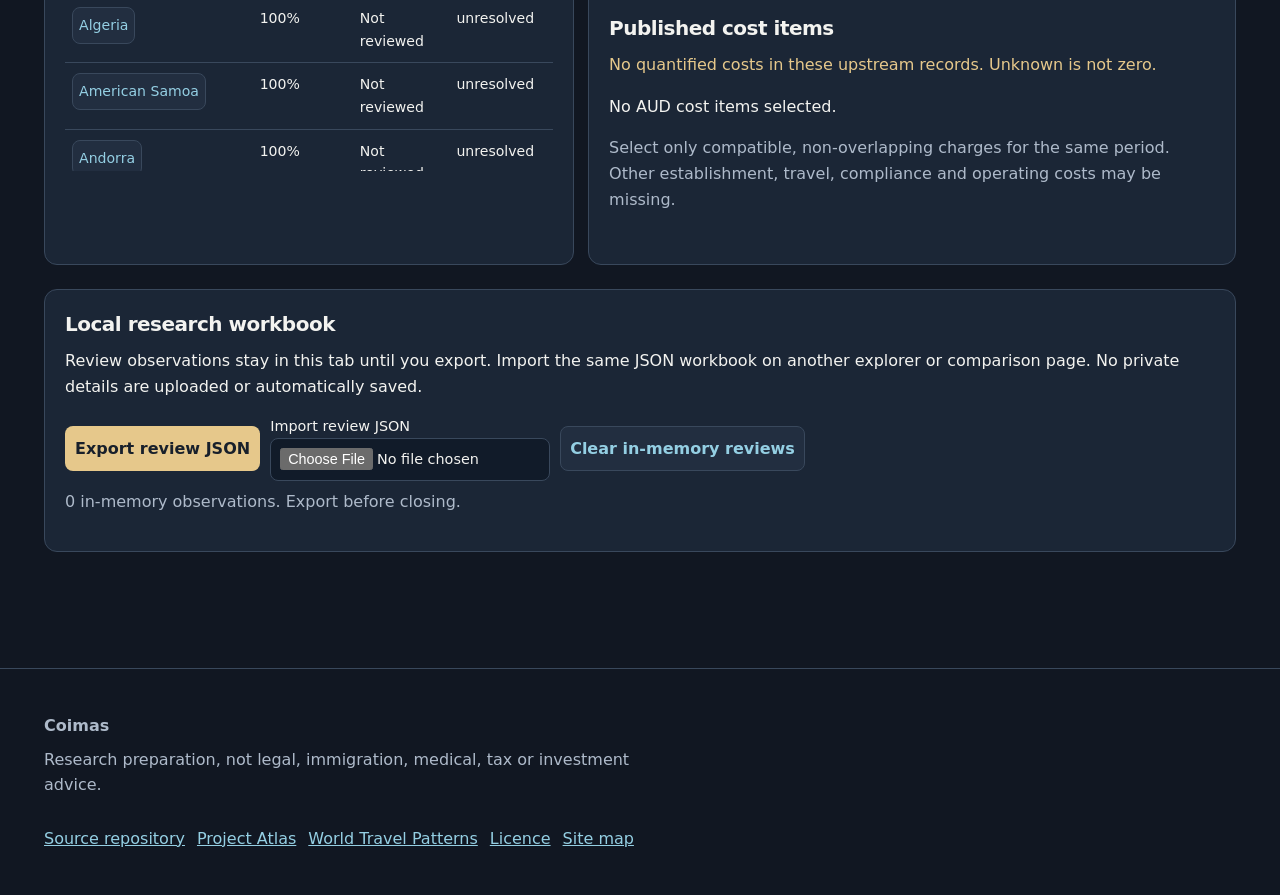
<file: projects.html>
<!doctype html>
<html lang="en-AU"><head><meta charset="utf-8"><meta name="viewport" content="width=device-width,initial-scale=1"><meta name="description" content="Find jurisdictions for an initiative and its relevant engagement pathway."><meta name="theme-color" content="#131b28"><title>Project explorer | Coimas Opportunity Engine</title><link rel="icon" href="favicon.svg" type="image/svg+xml"><link rel="stylesheet" href="styles.css?v=20261124-multipage"></head>
<body data-page="project"><a class="skip" href="#main">Skip to content</a><header><nav aria-label="Main navigation"><a class="brand" href="index.html"><img src="favicon.svg" alt="" width="40" height="40">Coimas</a><a href="index.html">Home</a><a href="portfolio.html">Portfolio</a><a href="projects.html" aria-current="page">Project explorer</a><a href="jurisdictions.html">Jurisdiction explorer</a><a href="compare.html">Compare</a><a href="budget.html">Budget planner</a><a href="research.html">Research queue</a><a href="methodology.html">Methodology</a></nav><div class="hero hero-compact"><p class="eyebrow">Joyful Responsible Abundance · International opportunity research</p><h1>Project explorer</h1><p class="intro">Find jurisdictions for an initiative and its relevant engagement pathway.</p><p id="status" role="status">Loading the public dataset…</p></div></header>
<main id="main"><section id="explore"><div class="section-title"><p class="eyebrow">Explore</p><h2>Choose an initiative</h2><p>Select one engagement purpose, then inspect candidate jurisdictions.</p></div>
<div class="panel"><div class="controls"><input type="hidden" id="direction" value="project"><label>Initiative<select id="project"></select></label><label>Engagement pathway<select id="pathway"></select></label><label>Jurisdiction<select id="place"></select></label><label>Search results<input id="filter" type="search" placeholder="Name or region"></label><label>Show<select id="display"><option value="all">All in-scope candidates</option><option value="leads">Editorial research leads</option><option value="ranked">Reviewed &amp; rankable</option><option value="gaps">Unresolved research</option></select></label></div><div id="purpose" class="purpose"></div><div id="related-workspaces" class="actions"></div><details><summary>Adjust criterion weights</summary><p>Required gates cannot be disabled. Weights affect reviewed fit, not legal eligibility.</p><div class="controls" id="weights"></div></details></div>
<div class="split explorer-layout"><div class="panel"><h3 id="results-heading">Candidates</h3><p id="result-note" class="muted"></p><div class="table-scroll"><table><thead><tr><th scope="col">Candidate</th><th scope="col">Research leads</th><th scope="col">Reviewed fit</th><th scope="col">Required gates</th></tr></thead><tbody id="results"></tbody></table></div></div><div class="panel" id="evidence-panel"><h3 id="detail-title">Evidence and requirements</h3><div id="details"></div></div></div>
<div class="panel"><h3>Local research workbook</h3><p>Review observations stay in this tab until you export. Import the same JSON workbook on another explorer or comparison page. No private details are uploaded or automatically saved.</p><div class="actions"><button id="export">Export review JSON</button><label class="file">Import review JSON<input id="import" type="file" accept=".json,application/json"></label><button id="clear" class="secondary">Clear in-memory reviews</button></div><p id="review-status" role="status" class="muted"></p></div></section></main><footer><div><strong>Coimas</strong><p>Research preparation, not legal, immigration, medical, tax or investment advice.</p></div><nav aria-label="Footer navigation"><a href="https://github.com/auraofintelligence/Coimas-Opportunity-Engine">Source repository</a><a href="https://auraofintelligence.github.io/project-atlas/">Project Atlas</a><a href="https://auraofintelligence.github.io/world-travel-patterns/">World Travel Patterns</a><a href="LICENCE.md">Licence</a><a href="site-map.html">Site map</a></nav></footer><script type="module" src="app.mjs?v=20261124-multipage"></script></body></html>
</file>
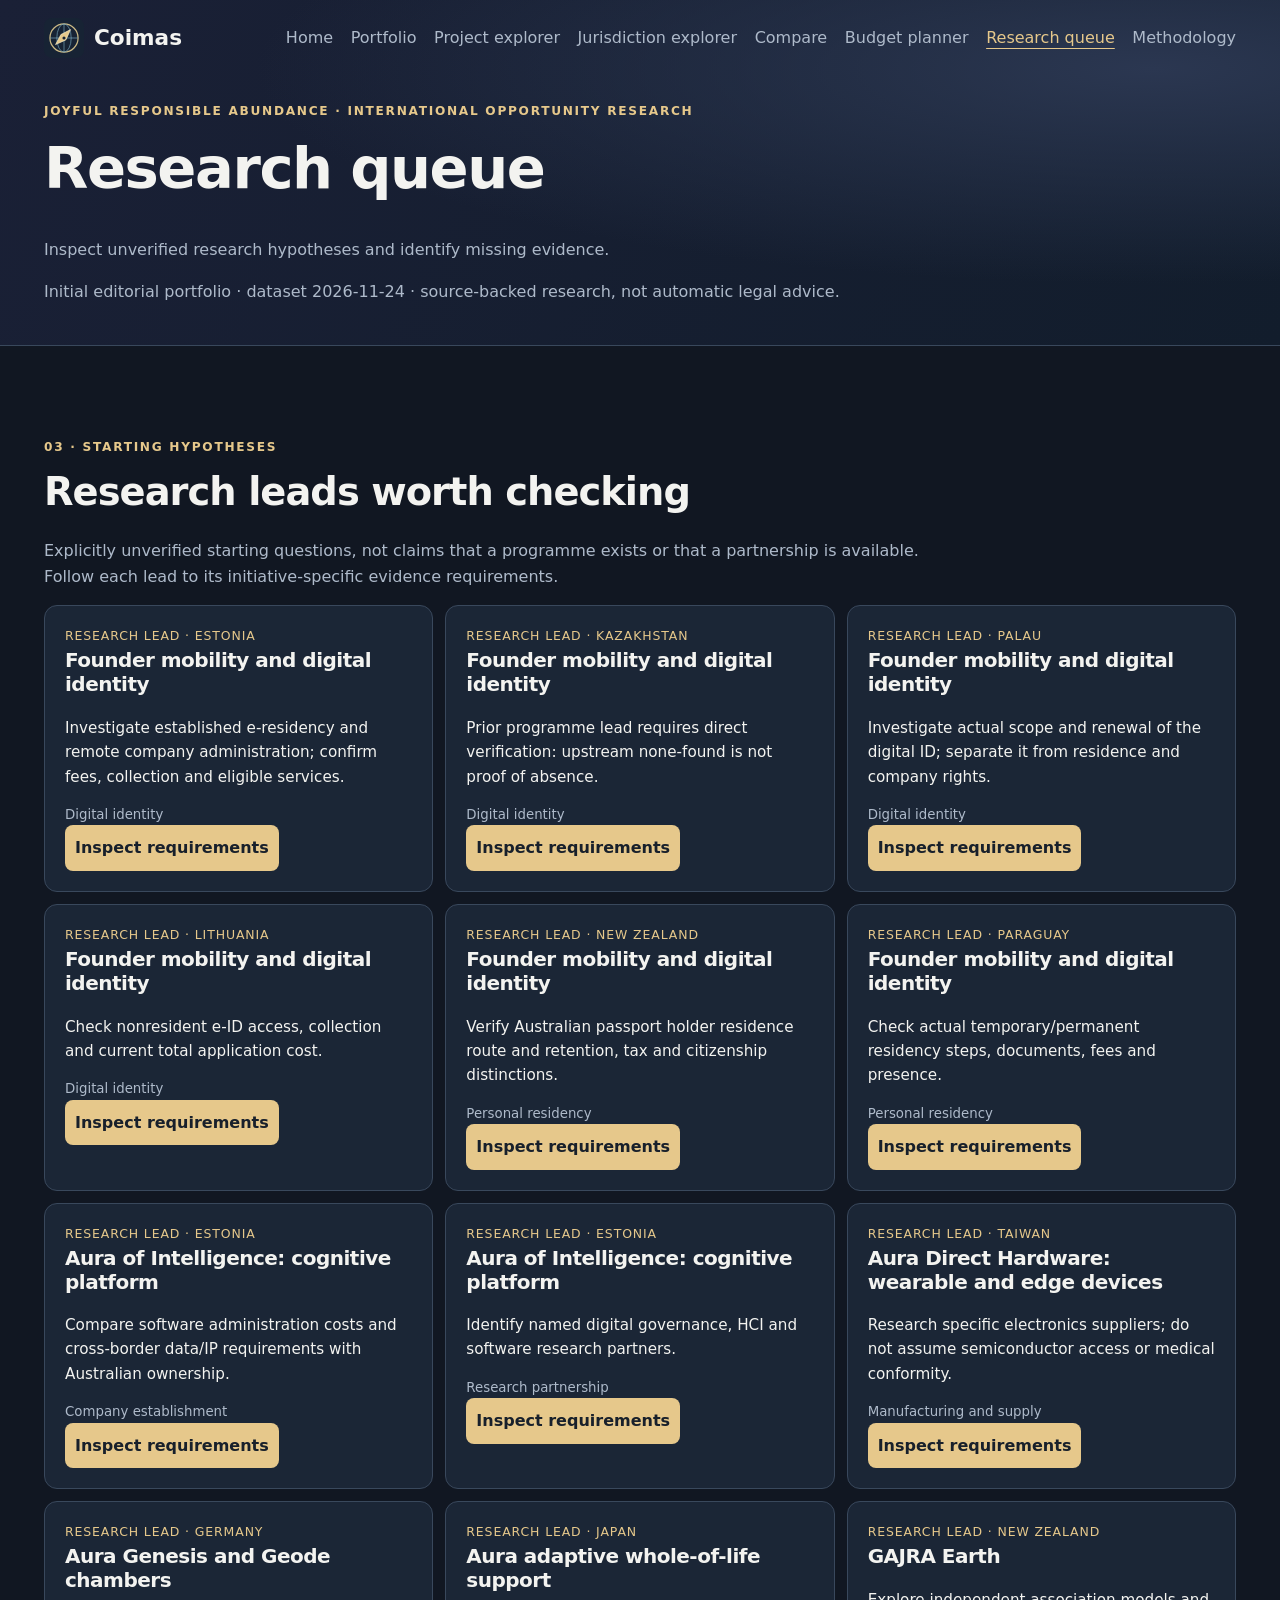
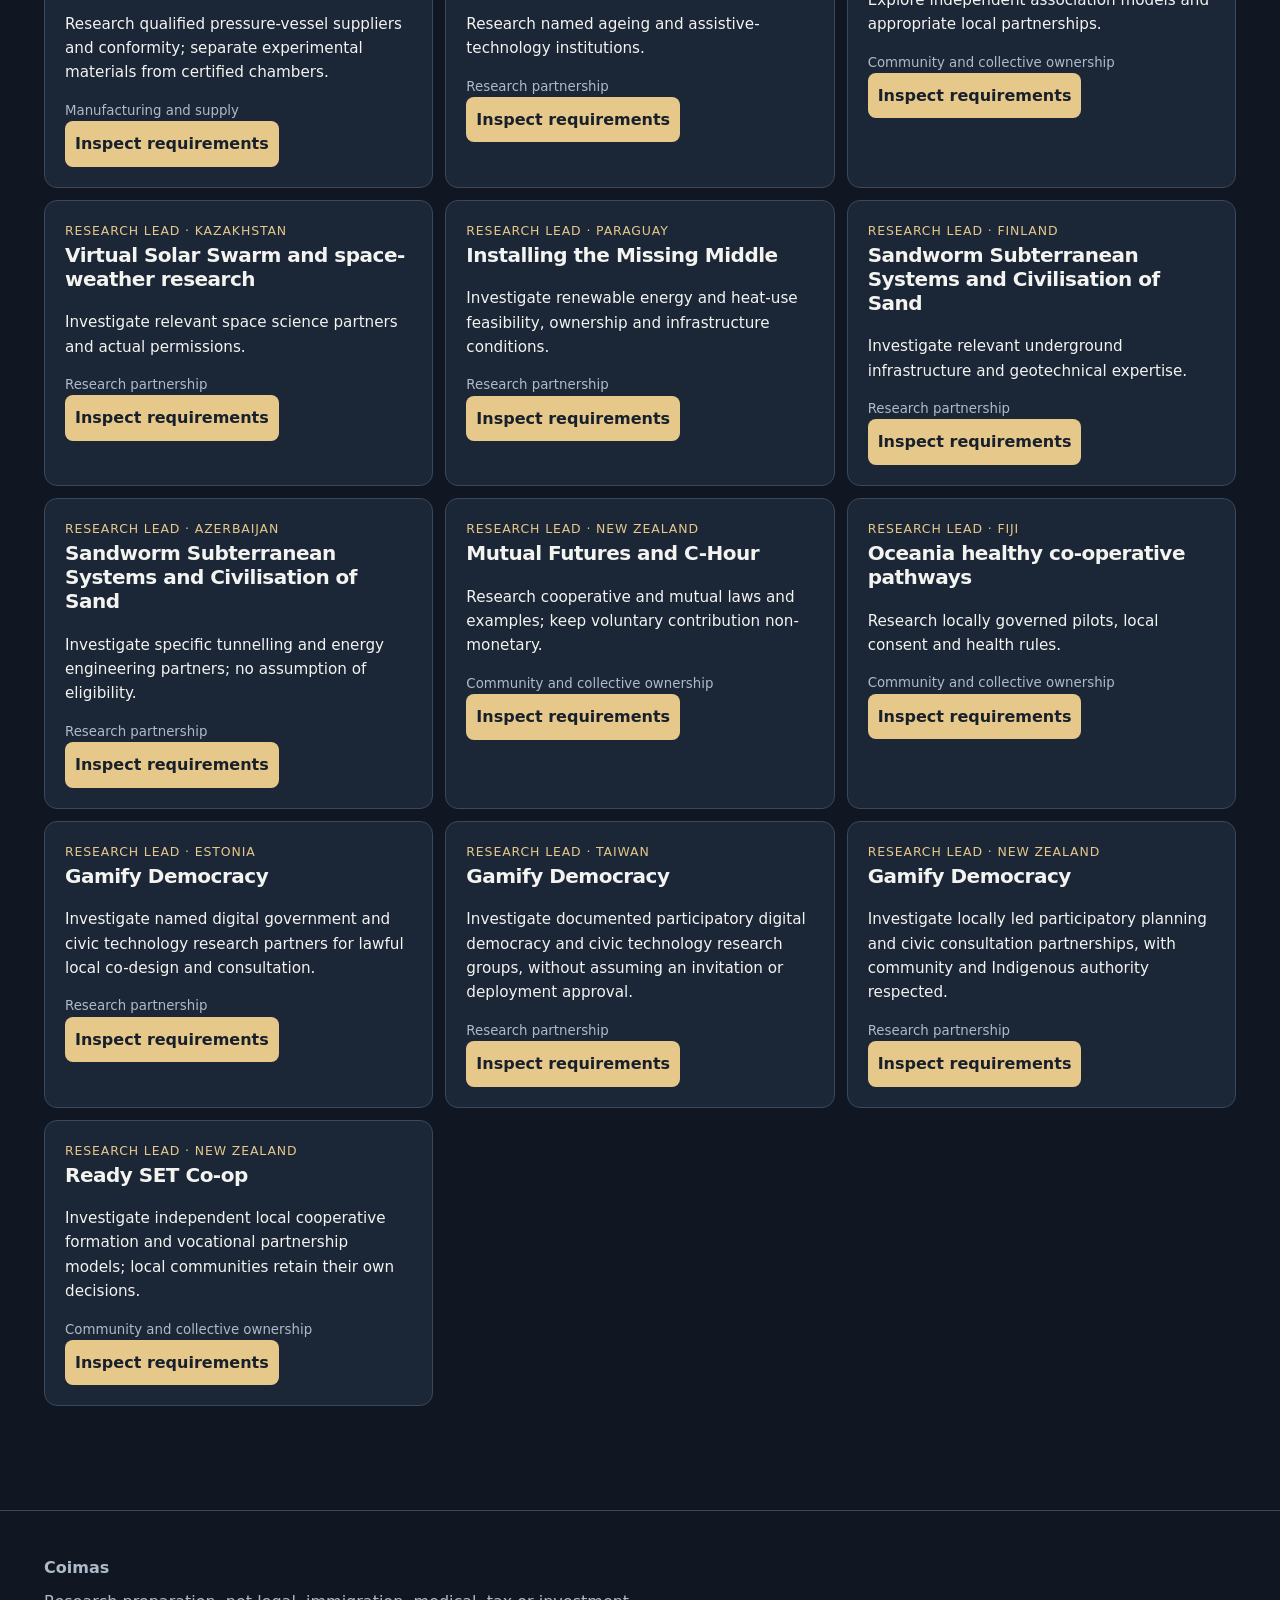
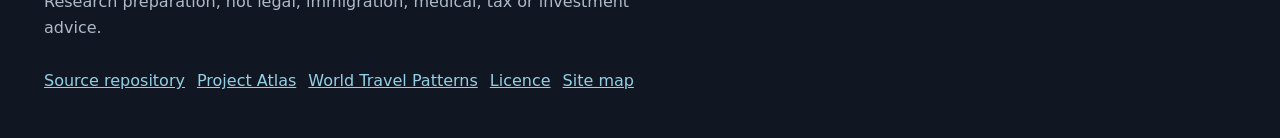
<file: research.html>
<!doctype html>
<html lang="en-AU"><head><meta charset="utf-8"><meta name="viewport" content="width=device-width,initial-scale=1"><meta name="description" content="Inspect unverified research hypotheses and identify missing evidence."><meta name="theme-color" content="#131b28"><title>Research queue | Coimas Opportunity Engine</title><link rel="icon" href="favicon.svg" type="image/svg+xml"><link rel="stylesheet" href="styles.css?v=20261124-multipage"></head>
<body data-page="research"><a class="skip" href="#main">Skip to content</a><header><nav aria-label="Main navigation"><a class="brand" href="index.html"><img src="favicon.svg" alt="" width="40" height="40">Coimas</a><a href="index.html">Home</a><a href="portfolio.html">Portfolio</a><a href="projects.html">Project explorer</a><a href="jurisdictions.html">Jurisdiction explorer</a><a href="compare.html">Compare</a><a href="budget.html">Budget planner</a><a href="research.html" aria-current="page">Research queue</a><a href="methodology.html">Methodology</a></nav><div class="hero hero-compact"><p class="eyebrow">Joyful Responsible Abundance · International opportunity research</p><h1>Research queue</h1><p class="intro">Inspect unverified research hypotheses and identify missing evidence.</p><p id="status" role="status">Loading the public dataset…</p></div></header>
<main id="main"><section id="leads"><div class="section-title"><p class="eyebrow">03 · Starting hypotheses</p><h2>Research leads worth checking</h2><p>Explicitly unverified starting questions, not claims that a programme exists or that a partnership is available. Follow each lead to its initiative-specific evidence requirements.</p></div><div id="lead-cards" class="cards"></div></section></main><footer><div><strong>Coimas</strong><p>Research preparation, not legal, immigration, medical, tax or investment advice.</p></div><nav aria-label="Footer navigation"><a href="https://github.com/auraofintelligence/Coimas-Opportunity-Engine">Source repository</a><a href="https://auraofintelligence.github.io/project-atlas/">Project Atlas</a><a href="https://auraofintelligence.github.io/world-travel-patterns/">World Travel Patterns</a><a href="LICENCE.md">Licence</a><a href="site-map.html">Site map</a></nav></footer><script type="module" src="app.mjs?v=20261124-multipage"></script></body></html>
</file>
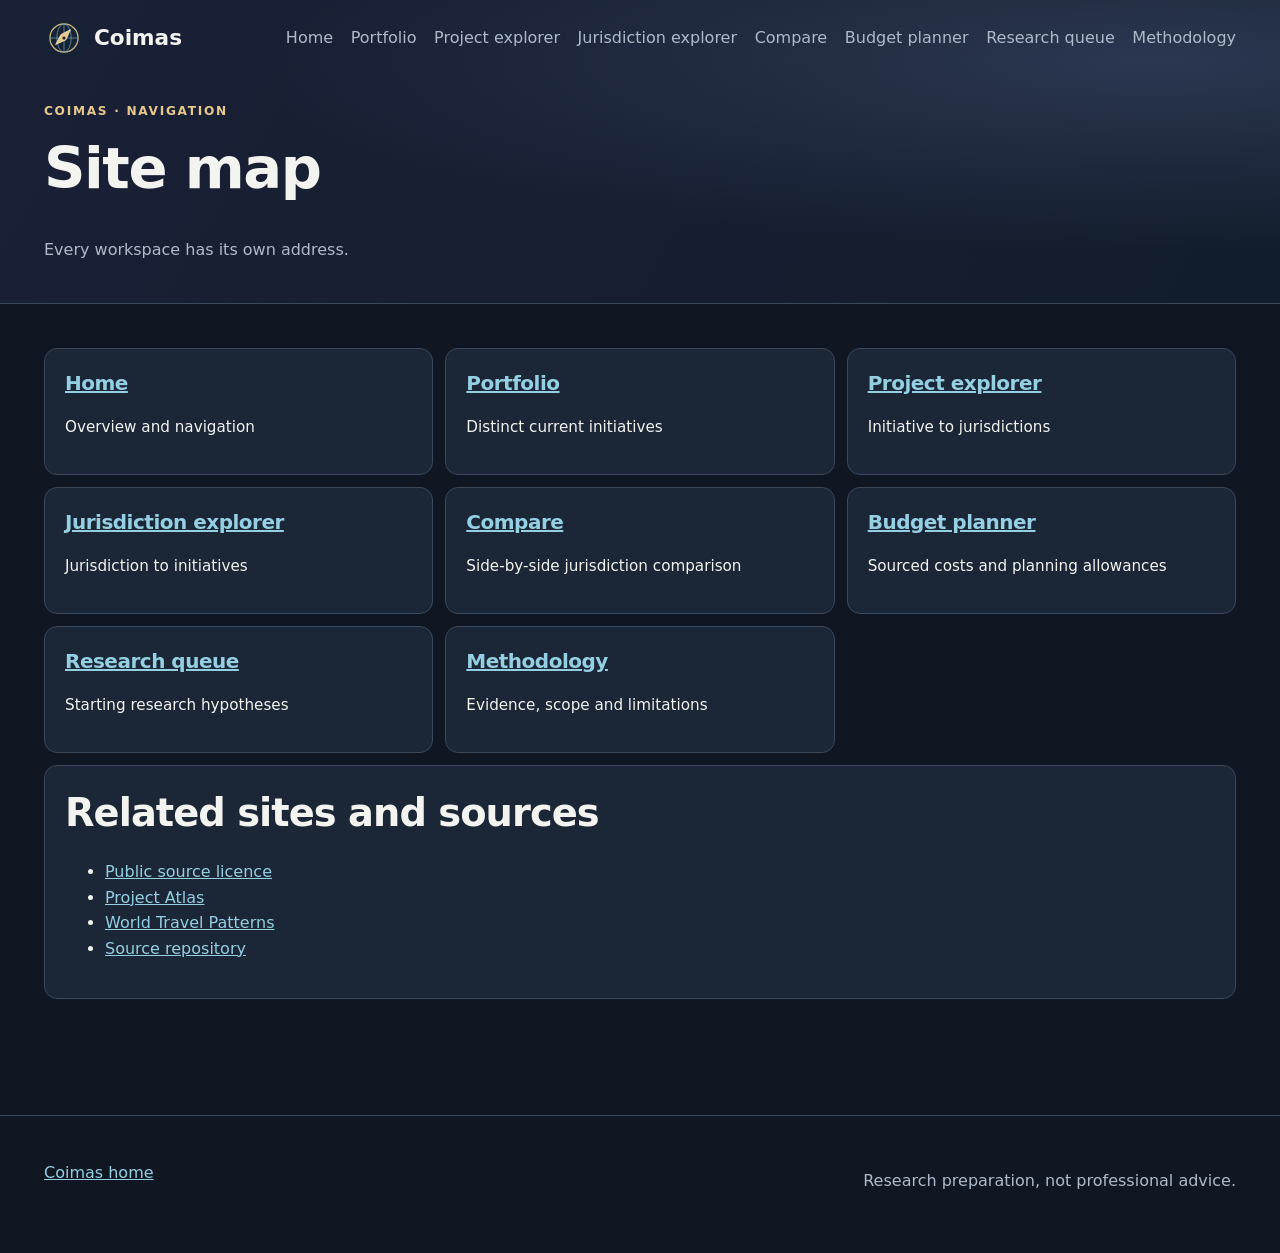
<file: site-map.html>
<!doctype html>
<html lang="en-AU"><head><meta charset="utf-8"><meta name="viewport" content="width=device-width,initial-scale=1"><title>Site map | Coimas Opportunity Engine</title><link rel="stylesheet" href="styles.css?v=20261124-multipage"><link rel="icon" href="favicon.svg"></head><body data-page="sitemap"><a class="skip" href="#main">Skip to content</a><header><nav aria-label="Main navigation"><a class="brand" href="index.html"><img src="favicon.svg" alt="" width="40" height="40">Coimas</a><a href="index.html">Home</a><a href="portfolio.html">Portfolio</a><a href="projects.html">Project explorer</a><a href="jurisdictions.html">Jurisdiction explorer</a><a href="compare.html">Compare</a><a href="budget.html">Budget planner</a><a href="research.html">Research queue</a><a href="methodology.html">Methodology</a></nav><div class="hero hero-compact"><p class="eyebrow">Coimas · Navigation</p><h1>Site map</h1><p class="intro">Every workspace has its own address.</p></div></header><main id="main"><div class="cards"><article class="card"><h3><a href="index.html">Home</a></h3><p>Overview and navigation</p></article><article class="card"><h3><a href="portfolio.html">Portfolio</a></h3><p>Distinct current initiatives</p></article><article class="card"><h3><a href="projects.html">Project explorer</a></h3><p>Initiative to jurisdictions</p></article><article class="card"><h3><a href="jurisdictions.html">Jurisdiction explorer</a></h3><p>Jurisdiction to initiatives</p></article><article class="card"><h3><a href="compare.html">Compare</a></h3><p>Side-by-side jurisdiction comparison</p></article><article class="card"><h3><a href="budget.html">Budget planner</a></h3><p>Sourced costs and planning allowances</p></article><article class="card"><h3><a href="research.html">Research queue</a></h3><p>Starting research hypotheses</p></article><article class="card"><h3><a href="methodology.html">Methodology</a></h3><p>Evidence, scope and limitations</p></article></div><div class="panel"><h2>Related sites and sources</h2><ul><li><a href="LICENCE.md">Public source licence</a></li><li><a href="https://auraofintelligence.github.io/project-atlas/">Project Atlas</a></li><li><a href="https://auraofintelligence.github.io/world-travel-patterns/">World Travel Patterns</a></li><li><a href="https://github.com/auraofintelligence/Coimas-Opportunity-Engine">Source repository</a></li></ul></div></main><footer><a href="index.html">Coimas home</a><p>Research preparation, not professional advice.</p></footer></body></html>
</file>
<file: styles.css>
:root{color-scheme:dark;--bg:#111722;--surface:#1b2636;--surface2:#222e40;--text:#f3f3f0;--muted:#aebaca;--gold:#e6c88b;--blue:#94cfe3;--border:#39485c;--green:#a1d8bd}*{box-sizing:border-box}html{scroll-behavior:smooth}body{margin:0;font:16px/1.6 system-ui,sans-serif;background:var(--bg);color:var(--text)}a{color:var(--blue)}a:focus-visible,button:focus-visible,select:focus-visible,input:focus-visible,textarea:focus-visible{outline:3px solid var(--gold);outline-offset:3px}h1,h2,h3,h4{line-height:1.2;letter-spacing:-.025em;margin:.1em 0 .6em}h1{font-size:clamp(2.7rem,7vw,5.2rem);font-weight:640}h2{font-size:clamp(1.8rem,3vw,2.65rem)}h3{font-size:1.25rem}h4{font-size:1rem}p{margin:.5em 0 1em}header{background:radial-gradient(ellipse at 90% 20%,#2b3751 0,transparent 55%),linear-gradient(120deg,#1a2036,#121d2c);border-bottom:1px solid var(--border)}header nav,main,footer,.hero{max-width:1440px;margin:auto;padding:clamp(16px,4vw,44px)}header nav{display:flex;flex-wrap:wrap;align-items:center;gap:1.1em;padding-block:18px}.brand{display:flex;align-items:center;gap:10px;font-weight:750;font-size:1.35em;margin-right:auto;text-decoration:none;color:var(--text)}header nav>a:not(.brand){text-decoration:none;color:var(--muted)}.hero{padding-top:clamp(28px,6vw,90px);padding-bottom:clamp(28px,5vw,70px)}.intro{max-width:780px;font-size:1.2rem;color:var(--muted)}.eyebrow{color:var(--gold);font-size:.76rem;text-transform:uppercase;letter-spacing:.14em;font-weight:700}.muted,small,#status{color:var(--muted)}.stats,.cards,.controls{display:grid;grid-template-columns:repeat(auto-fit,minmax(min(230px,100%),1fr));gap:12px}.stats>div{border-left:1px solid var(--gold);padding-left:14px}.stats strong{font-size:2.2rem;display:block;font-variant-numeric:tabular-nums}.stats span{color:var(--muted);font-size:.9rem}main section{scroll-margin-top:18px}.section-title{margin-top:48px;max-width:900px}.section-title p:not(.eyebrow){color:var(--muted)}.cards{grid-template-columns:repeat(auto-fit,minmax(min(300px,100%),1fr))}.card,.panel{background:var(--surface);border:1px solid var(--border);border-radius:13px;padding:20px}.card{display:flex;flex-direction:column;align-items:flex-start}.card .actions{margin-top:auto}.card .category{font-size:.78rem;color:var(--gold);text-transform:uppercase;letter-spacing:.07em}.card p{font-size:.95rem}.panel{margin:12px 0}.controls label,form label{display:grid;gap:5px;color:var(--muted);font-size:.85rem}button,input,select,textarea{max-width:100%;font:inherit;background:#111b29;color:var(--text);border:1px solid var(--border);border-radius:8px;padding:9px}select,input:not([type=checkbox]):not([type=range]),textarea{width:100%}button{cursor:pointer;background:var(--gold);color:#18202b;border-color:transparent;font-weight:650}button.secondary,.table-scroll button{background:var(--surface2);color:var(--blue);border:1px solid var(--border)}button:disabled{opacity:.45;cursor:not-allowed}.actions{display:flex;flex-wrap:wrap;gap:10px;align-items:center}.purpose{padding:14px 0;color:var(--muted)}.purpose strong{color:var(--text)}summary{cursor:pointer;color:var(--blue);font-weight:650}.split{display:grid;grid-template-columns:minmax(0,.9fr) minmax(0,1.1fr);gap:14px}.split>.panel{min-width:0}.table-scroll{overflow:auto;max-height:650px}table{width:100%;border-collapse:collapse;font-size:.88rem}th,td{padding:10px 7px;text-align:left;border-bottom:1px solid var(--border);vertical-align:top}th{position:sticky;top:0;background:var(--surface);color:var(--muted)}td button{text-align:left;font-weight:500;padding:6px}.record{border-top:1px solid var(--border);padding:16px 0;overflow-wrap:anywhere}.warning{color:var(--gold)}.record form{display:grid;gap:10px;padding:12px;background:#131e2c;border-radius:8px}.record ul{padding-left:1.4rem}.cost{display:flex;gap:8px;align-items:flex-start;margin:.7em 0}.cost input{margin-top:.45em}.file{font-size:.9rem;max-width:280px}.skip{position:absolute;left:-9999px}.skip:focus{left:10px;top:8px;background:var(--surface);padding:10px;z-index:2}footer{border-top:1px solid var(--border);margin-top:60px;display:flex;flex-wrap:wrap;justify-content:space-between;gap:12px;color:var(--muted)}footer nav{display:flex;flex-wrap:wrap;align-content:flex-start;gap:12px}footer p{max-width:600px}@media(max-width:980px){.split{grid-template-columns:1fr}.table-scroll{max-height:420px}}@media print{body{background:white;color:black}.card,.panel,header{background:white;border-color:#ccc;color:black}.muted,small,.eyebrow,.intro,.section-title p:not(.eyebrow){color:#444}button,form,.controls,nav,.actions,.skip{display:none}.split{display:block}.table-scroll{max-height:none;overflow:visible}a{color:black}}
/* Dedicated workspaces */
header nav a[aria-current="page"]{color:var(--gold);text-decoration:underline;text-underline-offset:5px}.hero-compact{padding-top:20px;padding-bottom:24px}.hero-compact h1{font-size:clamp(2rem,4.5vw,3.6rem)}.hero-compact .intro{font-size:1rem}.navigation-cards .card{min-height:155px}.page-link{display:inline-flex;align-items:center;font-weight:650;color:var(--blue);text-decoration:underline;text-underline-offset:3px}.source-grid{display:grid;grid-template-columns:repeat(auto-fit,minmax(min(230px,100%),1fr));gap:16px}.compare-scroll{overflow-x:auto}.comparison-table{min-width:690px}.comparison-table th,.comparison-table td{padding:12px;vertical-align:top}.comparison-table th[scope="row"]{width:24%;font-weight:650;position:static}.comparison-table td{min-width:180px}.comparison-table p{font-size:.9rem}.record>summary{line-height:1.5}.record>small{display:block;margin-top:8px}.record>details{margin-top:12px}.budget-row{display:flex;align-items:flex-start;gap:12px;border-top:1px solid var(--border);padding:14px 0}.budget-row>div{flex:1;min-width:0}.budget-row>input:not([type="checkbox"]){flex:1;min-width:110px}.budget-row>select{max-width:190px}.budget-row>input[type="checkbox"]{flex:none;margin-top:8px}.budget-row>button{flex:none}.explorer-layout .panel{min-width:0}.record details>summary{margin-bottom:10px}@media(max-width:700px){.budget-row{flex-wrap:wrap}.budget-row>select{max-width:100%;flex:1}.budget-row>input:not([type="checkbox"]){flex-basis:42%}header nav{gap:9px}header nav a:not(.brand){font-size:.88rem}.hero-compact{padding-top:16px}.comparison-table{min-width:640px}}
</file>
